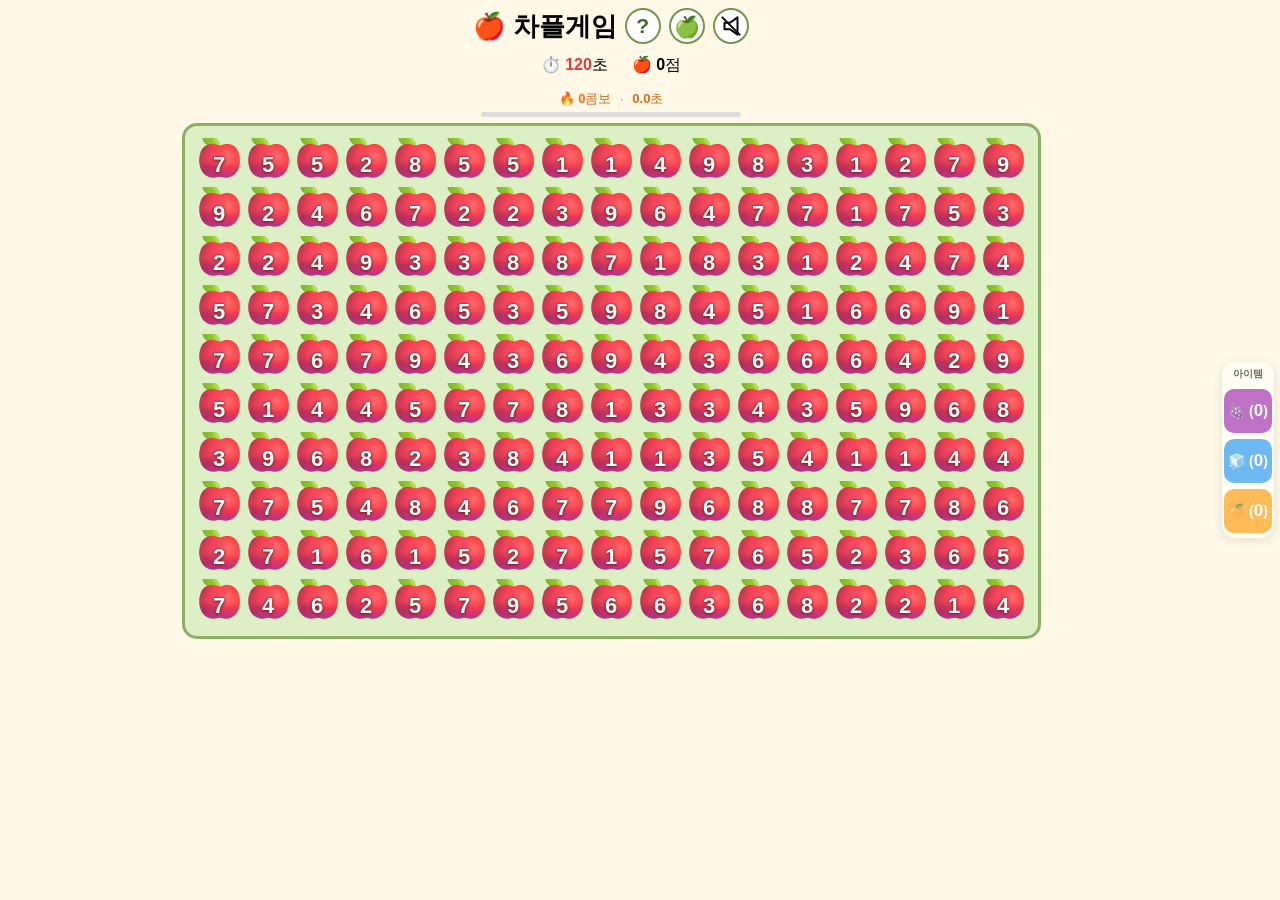
<file: index.html>
<!DOCTYPE html>
<html lang="ko">
<head>
<meta charset="UTF-8">
<meta name="viewport" content="width=device-width, initial-scale=1.0">

<title>차플게임</title>
<meta property="og:type" content="website">
<meta property="og:title" content="차플게임">
<meta property="og:url" content="https://bacycozina.github.io/chapple/">
<meta property="og:image" content="https://bacycozina.github.io/chapple/chapple-preview.png">
<meta property="og:image:width" content="1200">
<meta property="og:image:height" content="630">
<meta property="og:image:alt" content="기존 사과 그림을 사용한 차플게임 표지">
<meta name="twitter:card" content="summary_large_image">
<meta name="twitter:title" content="차플게임">
<meta name="twitter:image" content="https://bacycozina.github.io/chapple/chapple-preview.png">
<link rel="icon" type="image/png" href="./apple-icon.png">
<link rel="apple-touch-icon" href="./apple-icon.png">

<style>
* {
    box-sizing: border-box;
}

body {
    margin: 0;
    padding: 20px 10px 40px;
    font-family: Arial, sans-serif;
    background: #fff8e7;
    text-align: center;
    user-select: none;
}

h1 {
    margin: 0 0 12px;
}

/* =========================
   상단 정보
========================= */

#info {
    font-size: 18px;
    margin-bottom: 8px;
}

#timer {
    color: #e53935;
    font-weight: bold;
}

#score {
    font-weight: bold;
}

#combo {
    color: #ff6f00;
    font-weight: bold;
}

#multiplier {
    color: #1976d2;
    font-weight: bold;
}

#currentSum {
    color: #1976d2;
    font-weight: bold;
}

/* =========================
   파란 불꽃
========================= */

.blue-fire {
    display: inline-block;

    filter:
        hue-rotate(150deg)
        saturate(2.5)
        brightness(1.15);

    animation:
        blueFirePulse 0.65s
        infinite alternate;
}

@keyframes blueFirePulse {
    from {
        transform: scale(1);
    }

    to {
        transform: scale(1.2);
    }
}

/* =========================
   상태 메시지
========================= */

#status {
    height: 28px;
    margin-bottom: 7px;
    font-weight: bold;
    color: #555;
}

/* =========================
   콤보 게이지
========================= */

#comboBarContainer {
    width: 300px;
    height: 8px;

    margin:
        0 auto 12px;

    background: #ddd;

    border-radius: 20px;

    overflow: hidden;
}

#comboBar {
    width: 0%;
    height: 100%;

    background:
        linear-gradient(
            90deg,
            #ff9800,
            #ff5722
        );
}

/* =========================
   게임판
========================= */

#gameWrapper {
    position: relative;

    width: max-content;
    max-width: 100%;

    margin: auto;
}

#game {
    display: grid;

    grid-template-columns:
        repeat(17, 45px);

    grid-template-rows:
        repeat(10, 45px);

    gap: 4px;

    width: max-content;

    padding: 15px;

    background: #dcefc5;

    border:
        3px solid #8caf64;

    border-radius: 15px;

    cursor: crosshair;

    transition:
        box-shadow 0.2s,
        border-color 0.2s;
}

/* =========================
   사과
========================= */

.apple {
    position: relative;
    isolation: isolate;
    width: 45px;
    height: 45px;
    display: flex;
    align-items: center;
    justify-content: center;
    padding-top: 8px;
    border: none;
    border-radius: 0;
    background: transparent;
    color: white;
    font-size: 19px;
    font-weight: bold;
    text-shadow: 0 1px 3px #702020, 0 0 2px #702020;
    transition: transform 0.1s, filter 0.1s;
}
.apple::before {
    content: ""; background: url("[data-uri]") center / 110% 110% no-repeat;
    position: absolute;
    inset: 0;
    z-index: -1;
    display: flex;
    align-items: center;
    justify-content: center;
    font-family: "Apple Color Emoji", "Segoe UI Emoji", "Noto Color Emoji", sans-serif;
    font-size: 41px;
    font-weight: normal;
    line-height: 1;
    text-shadow: none;
    pointer-events: none;
}

.apple.selected {
    transform:
        scale(1.08);

    filter:
        brightness(1.35)
        drop-shadow(
            0 0 5px #ffeb3b
        );

    border-color:
        #ffeb3b;
}

.apple.removed {
    visibility: hidden;
    pointer-events: none;
}

/* =========================
   조합 힌트 과일
========================= */

.apple.hint {
    filter: drop-shadow(0 0 4px #ff9800);
}
.apple.hint::before {
    content: ""; background-image: url("[data-uri]");
}
.apple.hint.selected {
    filter: brightness(1.35) drop-shadow(0 0 5px #ffeb3b);
}

/* =========================
   드래그 선택 영역
========================= */

#selection {
    position: fixed;

    display: none;

    border:
        2px solid #2196f3;

    background:
        rgba(
            33,
            150,
            243,
            0.15
        );

    pointer-events: none;

    z-index: 1000;
}

/* =========================
   아이템
========================= */

#items {
    margin-top: 20px;
}

#items h3 {
    margin-bottom: 10px;
}

.itemButton {
    margin: 5px;

    min-width: 190px;

    padding:
        11px 16px;

    border: none;

    border-radius: 10px;

    color: white;

    font-size: 15px;
    font-weight: bold;

    cursor: pointer;

    transition:
        transform 0.1s,
        opacity 0.1s;
}

.itemButton:not(:disabled):hover {
    transform:
        translateY(-2px);
}

#boostItem {
    background:
        #9c27b0;
}

#freezeItem {
    background:
        #2196f3;
}

#hintItem {
    background:
        #ff9800;
}

.itemButton:disabled {
    background: #aaa;
    cursor: default;
    opacity: 0.65;
}

/* =========================
   게임 종료 화면
========================= */

#overlay {
    position: absolute;

    inset: 0;

    display: none;

    align-items: center;
    justify-content: center;

    background:
        rgba(
            255,
            255,
            255,
            0.93
        );

    border-radius: 15px;

    z-index: 500;
}

#overlayBox {
    background: white;

    padding:
        30px 45px;

    border:
        2px solid #ddd;

    border-radius: 15px;

    box-shadow:
        0 8px 30px
        rgba(0, 0, 0, 0.15);
}

#overlayTitle {
    margin:
        0 0 12px;

    font-size: 32px;
}

#finalScore {
    margin: 10px;

    color: #e53935;

    font-size: 28px;
    font-weight: bold;
}

#reward {
    min-height: 24px;

    margin-top: 12px;

    color: #ff6f00;

    font-size: 17px;
    font-weight: bold;
}

#restartButton {
    margin-top: 20px;

    padding:
        12px 30px;

    border: none;

    border-radius: 10px;

    background: #4caf50;

    color: white;

    font-size: 18px;
    font-weight: bold;

    cursor: pointer;
}

/* =========================
   ×2 부스트 효과
========================= */

body.comboBoost #game {
    border-color:
        #2196f3;

    box-shadow:
        0 0 20px
        rgba(
            33,
            150,
            243,
            0.75
        );
}

/* =========================
   시간 동결 효과
========================= */

body.freeze #timer {
    color: #2196f3;
}

body.freeze #game {
    box-shadow:
        0 0 18px
        rgba(
            33,
            150,
            243,
            0.35
        );
}

/* 작은 화면 스크롤 */

@media (
    max-width: 850px
) {

    #gameWrapper {
        overflow-x: auto;
    }

}

/* 플레이 방법 */
.titleRow { display: flex; align-items: center; justify-content: center; gap: 12px; margin-bottom: 12px; }
.titleRow h1 { margin: 0; }
#helpButton { width: 32px; height: 32px; border: 2px solid #73964d; border-radius: 50%; background: white; color: #43682d; font-size: 22px; font-weight: bold; cursor: pointer; }
#helpButton:hover { background: #eaf5df; }
#helpButton:focus-visible, #helpClose:focus-visible { outline: 3px solid #2196f3; outline-offset: 3px; }
.startTip { margin: 0 0 12px; color: #61734c; font-size: 14px; }
#helpDialog { width: min(560px, calc(100% - 28px)); max-height: 85vh; padding: 24px; border: 2px solid #9aba75; border-radius: 20px; background: #fffdf5; color: #35452d; text-align: left; user-select: text; box-shadow: 0 16px 60px #0003; }
#helpDialog::backdrop { background: #20321d88; }
#helpDialog h2 { margin: 0 0 8px; font-size: 24px; }
#helpDialog h3 { margin: 22px 0 8px; font-size: 17px; color: #537c34; }
#helpDialog p, #helpDialog li { line-height: 1.65; font-size: 15px; }
#helpDialog ul, #helpDialog ol { padding-left: 22px; margin: 8px 0; }
#helpDialog li + li { margin-top: 6px; }
#helpDialog table { width: 100%; border-collapse: collapse; font-size: 14px; }
#helpDialog th, #helpDialog td { padding: 9px; border-bottom: 1px solid #dce8cb; text-align: left; line-height: 1.5; }
.helpNote { background: #eef5e3; padding: 12px; border-radius: 10px; }
#helpClose { display: block; width: 100%; margin-top: 20px; padding: 12px; border: 0; border-radius: 12px; background: #557f39; color: white; font-size: 16px; font-weight: bold; cursor: pointer; }


/* Same 17 × 10 board, scaled to fit phones without horizontal scrolling. */
#game { touch-action: pinch-zoom; -webkit-user-select: none; }
#helpButton { min-width: 44px; min-height: 44px; }
.mobileTip { display: none; }
@media (max-width: 900px) {
    body { padding: 12px 8px 24px; }
    #gameWrapper { width: 100%; max-width: 865px; overflow: visible; }
    #game {
        --cell: min(45px, calc((100vw - 44px) / 17 - 2px));
        grid-template-columns: repeat(17, var(--cell));
        grid-template-rows: repeat(10, var(--cell));
        gap: 2px; width: 100%; padding: 10px; border-width: 2px;
    }
    .apple { width: var(--cell); height: var(--cell); font-size: clamp(10px, 2.5vw, 19px); padding-top: calc(var(--cell) * .16); }
    .apple::before { font-size: calc(var(--cell) * .95); }
    #info { font-size: 14px; line-height: 1.9; }
    #status { height: auto; min-height: 28px; font-size: 14px; }
    #comboBarContainer { width: min(300px, 85%); }
    #items { margin-top: 12px; }
    .itemButton { min-width: 0; min-height: 44px; padding: 10px; font-size: 13px; }
    #overlayBox { padding: 16px; max-width: 95%; }
    #overlayTitle { font-size: 23px; }
    #finalScore { font-size: 22px; }
    #reward { font-size: 14px; }
    #restartButton { margin-top: 10px; padding: 10px 24px; }
    .mobileTip { display: block; color: #61734c; font-size: 12px; margin: 8px 0; }
}

[hidden] { display: none !important; }
#personalRecord { margin: 6px 0; color: #876620; font-size: 15px; }
#recordNotice { color: #c35a00; font-weight: bold; }
#giftNotice { color: #82509b; font-size: 13px; margin: 5px auto; max-width: 800px; }
#timeWarning { color: #df202f; display: inline-block; font-size: 26px; animation: dangerPulse .65s infinite alternate; }
.timeUrgent #timer { color: #d21626; }
@keyframes dangerPulse { to { transform: scale(1.18); opacity: .55; } }
#effects { width: min(360px,95%); margin: 0 auto 12px; }
.effectRow { display:flex; flex-wrap:wrap; justify-content:space-between; gap:4px; margin:7px 0; font-size:13px; color:#9c27b0; }
.effectTrack { width:100%; height:5px; background:#e4dfda; border-radius:8px; overflow:hidden; }
.effectFill { height:100%; background:currentColor; }
.comboEffect { color:#1976d2; } .freezeEffect { color:#098bab; } .hintEffect { color:#dc8109; }
#hintFloat { position:absolute; right:8px; top:-28px; z-index:2; font-size:26px; pointer-events:none; animation:floatFruit 1.5s ease-in-out infinite alternate; }
@keyframes floatFruit { to { transform:translateY(-8px) rotate(12deg); } }
@media(prefers-reduced-motion:reduce) { #hintFloat,#timeWarning { animation:none; } }

/* Compact item dock stays within easy reach without covering the board. */
body { padding-right: 68px; }
#items { position: fixed; right: 6px; top: 50%; transform: translateY(-50%); z-index: 600; margin: 0; display: flex; flex-direction: column; gap: 6px; width: 52px; padding: 5px 2px; border-radius: 14px; background: #fffdf4eF; box-shadow: 0 2px 10px #39542525; }
#items .itemDockTitle { margin: 0 0 2px; font-size: 10px; color: #65764e; }
#items .itemButton { width: 48px; min-width: 0; min-height: 44px; margin: 0; padding: 5px 1px; font-size: 14px; border-radius: 10px; }
@media(max-width:900px) {
    body { padding-right: 68px; }
    #game { --cell: min(45px, calc((100vw - 104px) / 17 - 2px)); }
}

/* Touch gestures beginning inside the board belong only to the game. */
#gameWrapper, #game, #game .apple {
    touch-action: pinch-zoom;
    overscroll-behavior: none;
    -webkit-touch-callout: none;
}


/* Keep the board anchored while timed effects and rewards change. */
#effects { min-height: 144px; margin: 12px auto 0; }
#effects .effectRow { height: 29px; margin: 7px 0; }
#effects .effectRow[hidden] { display: flex !important; visibility: hidden; }
#status { height: 28px; min-height: 28px; white-space: nowrap; overflow: hidden; text-overflow: ellipsis; line-height: 28px; }
#personalRecord { height: 42px; line-height: 21px; overflow: hidden; }
#recordNotice { display: block; height: 21px; }
#info { font-variant-numeric: tabular-nums; line-height: 28px; }
#freezeBadge, #timeWarning { display: inline-block; width: 22px; height: 28px; vertical-align: middle; font-size: 21px; }
#freezeBadge[hidden], #timeWarning[hidden] { display: inline-block !important; visibility: hidden; }
#game { position: relative; isolation: isolate; background: linear-gradient(var(--danger-tint, transparent),var(--danger-tint, transparent)), #dcefc5; }
#game::before, #game::after { content: ""; position: absolute; inset: 0; border-radius: 12px; pointer-events: none; z-index: -1; }
.timeUrgent #game::before { animation: urgentBoard var(--danger-speed,1s) ease-in-out infinite alternate; }
@keyframes urgentBoard { from { box-shadow: inset 0 0 3px rgba(215,25,35,.12); } to { box-shadow: inset 0 0 23px rgba(215,25,35,var(--danger-glow,.5)), 0 0 9px rgba(215,25,35,.3); } }
#game.milestone::after { animation: milestoneFlash 1.1s ease-out; }
@keyframes milestoneFlash {
    0%,100% { background: transparent; transform: translateX(0); }
    15% { background: #57b44d99; transform: translateX(-2px); }
    30% { background: #57b44d77; transform: translateX(2px); }
    45% { background: #57b44d55; transform: translateX(-1px); }
    65% { background: #57b44d33; transform: translateX(0); }
}
#milestoneBadge { position: absolute; top: 8px; left: 50%; transform: translateX(-50%); z-index: 4; width: max-content; max-width: 95%; padding: 6px 12px; border-radius: 20px; background: #297934; color: white; font-size: 13px; font-weight: bold; pointer-events: none; box-shadow: 0 2px 8px #17432144; }
@media(prefers-reduced-motion:reduce) { .timeUrgent #game::before { animation: none; box-shadow: inset 0 0 15px #df293755; } #game.milestone::after { animation: none; background: #57b44d66; } }

/* Clearer numbers and explicit reward names without shifting the board. */
.apple { font-size: 22px; }
#milestoneBadge { white-space: normal; text-align: center; font-size: 14px; }
#giftNotice { font-size: 15px; font-weight: bold; }
#items .itemButton span { font-size: 17px; font-weight: 800; }
@media(max-width:900px) {
    .apple { font-size: clamp(11px, calc(var(--cell) * .7), 22px); }
    #milestoneBadge { font-size: 12px; }
}


.modePicker { margin: 6px auto 12px; max-width: 500px; }
.modePicker label { font-size: 13px; color: #537c34; font-weight: bold; margin-right: 6px; }
#gameMode { max-width: 100%; min-height: 44px; padding: 7px 10px; background: #fffdf5; color: #35452d; border: 1px solid #9aba75; border-radius: 10px; font-size: 14px; }
#gameMode:disabled { opacity: .75; }
#modeRule { min-height: 34px; margin: 5px 0 0; font-size: 12px; line-height: 17px; color: #61734c; }

#modeButton { min-width:44px; min-height:44px; border:2px solid #73964d; border-radius:12px; background:#fffdf5; color:#43682d; font-weight:bold; cursor:pointer; }
#modeDialog { width:min(470px,calc(100% - 28px)); max-height:85vh; padding:22px; border:2px solid #9aba75; border-radius:20px; background:#fffdf5; color:#35452d; text-align:left; }
#modeDialog::backdrop { background:#20321d88; }
#modeDialog h2 { margin-top:0; }
#modeDialog p { line-height:1.6; font-size:14px; }
#modeDialog .modeNote { font-size:12px; color:#61734c; }
#modeStart,#modeClose { min-height:44px; padding:10px 14px; border:0; border-radius:10px; cursor:pointer; margin-top:8px; }
#modeStart { background:#557f39; color:white; font-weight:bold; }
#modeClose { background:#e8eedf; color:#35452d; }
#practiceSum { display:none; font-size:18px; color:#537c34; margin:10px 0; }
.beginnerMode #practiceSum { display:block; }
.beginnerMode #info,.beginnerMode #personalRecord,.beginnerMode #comboBarContainer,
.beginnerMode #items,.beginnerMode #effects,.beginnerMode #giftNotice { display:none; }

#refillNotice { position:absolute; inset:0; display:flex; flex-direction:column; gap:10px; align-items:center; justify-content:center; z-index:450; background:#f5ffe9dd; border-radius:15px; color:#375f24; pointer-events:none; animation:refillNoticeIn .3s ease-out; }
#refillNotice strong { font-size:clamp(15px,3vw,24px); }
#refillNotice span { font-size:clamp(14px,2.5vw,20px); }
@keyframes refillNoticeIn { from { opacity:0; transform:translateY(12px); } to { opacity:1; transform:translateY(0); } }
#game.refillOut .apple { opacity:.18; transition:opacity .35s; }
#game.refillIn .apple { animation:appleArrival .45s ease-out both; animation-delay:var(--arrival-delay,0ms); }
#gameWrapper:has(.refillIn) #refillNotice { animation:refillNoticeAway .4s ease-in forwards; }
@keyframes refillNoticeAway { to { opacity:0; transform:translateY(-12px); } }
@keyframes appleArrival { from { opacity:0; transform:translateY(-9px) scale(.85); } to { opacity:1; transform:translateY(0) scale(1); } }
@media(prefers-reduced-motion:reduce) {
    #refillNotice,#gameWrapper:has(.refillIn) #refillNotice { animation:none; }
    #gameWrapper:has(.refillIn) #refillNotice { opacity:0; }
    #game.refillIn .apple { animation:none; }
}
#modeButton { width: 44px; height: 44px; padding: 0; border: 2px solid #73964d; border-radius: 50%; background: white; font-size: 23px; line-height: 1; display: inline-flex; align-items: center; justify-content: center; }
#modeButton:hover { background: #eaf5df; }

.modePlayRow { display: flex; gap: 8px; align-items: center; margin-top: 6px; }
.modePlayRow #gameMode { flex: 1; min-width: 0; }
.modePlayRow #modeStart { margin: 0; flex: none; min-height: 44px; white-space: nowrap; }

#darkMask { display:none; position:absolute; inset:0; z-index:3; pointer-events:none; border-radius:15px; background:#080909; }
.darkMode #darkMask { display:block; }
.darkMode #darkMask.lit { background:radial-gradient(circle var(--light-radius,85px) at var(--light-x,-1000px) var(--light-y,-1000px), rgba(0,0,0,.02) 0%, rgba(0,0,0,.12) 27%, rgba(0,0,0,.48) 57%, rgba(0,0,0,.83) 82%, #080909 100%); }

.modeCard { display:flex; align-items:center; gap:14px; border-bottom:1px solid #dce8cb; padding:12px 0; }
.modeCard > div { flex:1; min-width:0; }
#modeDialog .modeCard h3 { margin:0 0 5px; font-size:16px; }
#modeDialog .modeCard p { margin:0; font-size:13px; }
.modePlay { flex:none; min-height:44px; padding:10px 12px; border:0; border-radius:10px; color:white; background:#557f39; font-weight:bold; cursor:pointer; }
.modePlay:focus-visible { outline:3px solid #2196f3; outline-offset:2px; }

#augmentDialog {width:min(680px,94vw);max-height:88dvh;overflow:auto;border:0;border-radius:22px;padding:22px;background:#fffdf6;color:#263b2b;}
#augmentDialog::backdrop {background:#10241bd9;}
.augChoices {display:grid;grid-template-columns:repeat(3,1fr);gap:12px;}
.augCard {display:flex;flex-direction:column;gap:12px;padding:18px 12px;border:2px solid;border-radius:16px;cursor:pointer;font:inherit;text-align:left;white-space:normal;line-height:1.5;min-width:0;}
.augCard strong {font-size:19px}.augCard small {font-weight:bold}.augCard span {font-size:14px}
.aug-bronze {background:#f7e7d8;color:#7a4829;border-color:#be8558;}
.aug-gold {background:#fff0b5;color:#71510b;border-color:#e3b736;}
.aug-diamond {background:#d9f6ff;color:#1c6179;border-color:#70cee9;}
.aug-prism {color:#352b63;border-color:#cba5ff;background:linear-gradient(120deg,#e7c8ff,#bbffe7,#ffdfed,#c6ddff);background-size:300% 300%;animation:aurora 4s ease infinite;box-shadow:0 0 16px #b79cff99;}
@keyframes aurora {50%{background-position:100% 100%;}}
#augmentBar {max-width:740px;margin:10px auto;text-align:left;font-size:13px;padding:10px;border-radius:12px;background:#fff;}
#augmentBar[hidden]{display:none}#augmentBar p {padding:8px;border-radius:8px;margin:6px 0;}
.apple.held {outline:3px solid #af70ff;background:#daccff;}
@media(max-width:520px){.augChoices{grid-template-columns:1fr}.augCard{gap:5px;padding:12px}.augCard strong{font-size:17px}#augmentDialog{padding:16px}}



























/* CATALOG STYLES START */
#augmentDialog h2:focus{outline:none}.augCard:focus-visible{outline:2px solid #557f39;outline-offset:3px}
#augmentBar {display:flex;justify-content:center;gap:10px;background:transparent;padding:4px;margin:10px auto;}
.augmentNavButton {display:flex;align-items:center;gap:8px;min-height:44px;padding:8px 12px;border:1px solid #d5dfc6;border-radius:12px;background:#fffdf6;color:#466831;cursor:pointer;font:inherit;}
.augmentNavIcon {display:inline-flex;align-items:center;justify-content:center;width:28px;height:28px;border:2px solid #557f39;border-radius:50%;background:#fff9db;font-size:20px;font-weight:bold;}
#augmentCatalog {box-sizing:border-box;width:96vw;max-width:1800px;max-height:94dvh;overflow:auto;padding:18px;border:0;border-radius:18px;background:#fffdf6;color:#263b2b;}
#augmentCatalog::backdrop{background:#10241bd9}#augmentCatalog h2{margin:0 70px 8px 0;font-size:22px;text-align:left}
#catalogClose{position:absolute;right:18px;top:14px;min-height:36px;padding:5px 18px;border:0;border-radius:10px;background:#557f39;color:white;cursor:pointer}
#catalogOwned{text-align:left;font-size:13px;margin:8px 0 12px;line-height:1.5}
.catalogTableWrap{display:grid;grid-template-columns:repeat(4,minmax(0,1fr));gap:10px;align-items:start}
#augmentCatalog caption{font-size:15px;font-weight:bold;padding:8px;border-radius:8px 8px 0 0;text-align:center;}
#augmentCatalog table{border-collapse:collapse;table-layout:fixed;width:100%;font-size:12px;text-align:left;line-height:1.35}
#augmentCatalog th,#augmentCatalog td{padding:4px 6px;border:1px solid #dddcd0;overflow-wrap:anywhere;vertical-align:top}
#augmentCatalog thead th:first-child{width:33%}#augmentCatalog thead th{background:#e5eddb}
#augmentCatalog small{font-size:10px;font-weight:normal}.catalogReason{display:block;color:#76573a;margin-top:5px}
#augmentCatalog .catalogHas td{background:#edf8e7}#augmentCatalog .catalogHas small{font-weight:bold;color:#236125}
@media(min-width:1100px) and (min-height:800px){#augmentCatalog table{font-size:13px}#augmentCatalog th,#augmentCatalog td{padding:6px}}
@media(max-width:900px){#augmentCatalog{width:94vw}.catalogTableWrap{grid-template-columns:1fr}#augmentCatalog table{font-size:13px}#augmentCatalog th,#augmentCatalog td{padding:9px}}
/* CATALOG STYLES END */

/* COMPACT PLAY LAYOUT START */
body {padding:8px 68px 8px 10px;}
.titleRow {gap:8px;margin-bottom:3px;}
.titleRow h1 {font-size:26px;line-height:36px;}
#modeRule {display:none !important;}
#info {font-size:16px;line-height:26px;margin-bottom:0;}
#personalRecord {height:20px;line-height:20px;font-size:12px;margin:0;}
#recordNotice {display:inline;height:auto;margin-left:6px;}
#status {height:21px;min-height:21px;line-height:21px;font-size:12px;margin:0 0 3px;}
#comboBarContainer {height:6px;margin:0 auto 5px;}
#scoreboardSlot {position:relative;height:28px;}
#info {height:100%;}
#practiceSum {position:absolute;inset:0;margin:0;font-size:15px;align-items:center;justify-content:center;gap:5px;}
.beginnerMode #practiceSum {display:flex;}
.beginnerMode #info,.beginnerMode #personalRecord,.beginnerMode #comboBarContainer {display:block;visibility:hidden;}
#effects {display:grid;grid-template-columns:repeat(4,minmax(0,1fr));gap:4px 10px;width:min(740px,100%);min-height:32px;margin:4px auto 0;}
#effects .effectRow {height:28px;margin:0;font-size:11px;line-height:14px;gap:1px 3px;}
#effects .effectTrack {height:3px;}
#giftNotice {height:20px;line-height:20px;white-space:nowrap;overflow:hidden;text-overflow:ellipsis;margin:2px auto 0;font-size:12px;}
#augmentBar {margin:4px auto;padding:0;gap:8px;}
.augmentNavButton {padding:3px 10px;min-height:38px;font-size:12px;}
.augmentNavIcon {width:26px;height:26px;font-size:18px;}
#modeClose {display:block;margin:10px 0 0 auto;}
#modeDialog .modePlay,#modeClose {width:64px;padding:10px 8px;}
#modeDialog {padding:18px;}
#modeDialog h2 {margin:0 0 6px;font-size:22px;}
#modeDialog .modeCard {padding:9px 0;}
@media(min-width:901px){
 #helpButton,#modeButton {width:36px;height:36px;min-width:36px;min-height:36px;font-size:21px;}
 #game {--compact-cell:clamp(26px,calc((100dvh - 290px)/10 - 4px),45px);grid-template-columns:repeat(17,var(--compact-cell));grid-template-rows:repeat(10,var(--compact-cell));padding:12px;}
 #game .apple {width:var(--compact-cell);height:var(--compact-cell);font-size:clamp(16px,calc(var(--compact-cell)*.49),22px);padding-top:calc(var(--compact-cell)*.1778);}
}
@media(max-width:900px){
 body {padding:6px 68px 8px 8px;}
 .titleRow h1 {font-size:23px;}
 #info {font-size:12px;line-height:24px;}
 #scoreboardSlot {height:52px;}
 #effects {grid-template-columns:repeat(2,minmax(0,1fr));min-height:60px;}
 .augmentNavButton {min-height:44px;padding:4px 6px;gap:5px;font-size:11px;}
 #freezeBadge,#timeWarning {width:17px;font-size:17px;}
}
@media(max-width:420px){#scoreboardSlot {height:72px;}}
/* COMPACT PLAY LAYOUT END */

/* RESULTS AND MINIMAL HUD */
#personalRecord,#status,#practiceSum {display:none !important;}
#scoreboardSlot {height:36px;margin:0 0 5px;}
#info {display:flex;align-items:center;justify-content:center;gap:24px;font-size:16px;line-height:28px;}
.beginnerMode #info {display:flex;visibility:hidden;}
#freezeBadge[hidden],#timeWarning[hidden] {display:none !important;}
#targetSumBadge {font-size:12px;}
#soundButton {position:static;flex:none;width:36px;height:36px;padding:0;border:2px solid #73964d;border-radius:50%;background:white;font-size:21px;cursor:pointer;display:inline-flex;align-items:center;justify-content:center;}
@media(max-width:900px){#soundButton{width:44px;height:44px;}}
@media(max-width:360px){.titleRow{gap:5px}.titleRow h1{font-size:20px;white-space:nowrap}.titleRow #helpButton,.titleRow #modeButton,.titleRow #soundButton{width:36px;height:36px;min-width:36px;min-height:36px;flex:none;}}
#overlay {position:fixed;inset:0;width:auto;height:auto;max-width:none;z-index:1000;padding:12px;background:#20321dbb;border-radius:0;touch-action:auto;}
#overlayBox {width:440px;max-width:100%;max-height:92dvh;overflow:auto;overscroll-behavior:contain;padding:22px 26px;touch-action:pan-y pinch-zoom;}
#overlayTitle {font-size:25px;margin:0 0 8px;}#finalScore {font-size:32px;margin:6px;}#reward{display:none;}
#resultsTable {width:100%;border-collapse:collapse;font-size:14px;text-align:left;margin-top:12px;}
#resultsTable caption {font-size:16px;font-weight:bold;padding:6px;color:#42662c;}
#resultsTable th,#resultsTable td {padding:7px 4px;border-bottom:1px solid #e5ecd9;}#resultsTable th{font-weight:normal;color:#65764e;}#resultsTable td{text-align:right;font-weight:bold;}
#resultAbilities {font-size:12px;text-align:left;}#resultAbilities p{margin:12px 0 7px;font-weight:bold;}#resultAbilities span{display:inline-block;padding:5px 8px;border-radius:9px;margin:0 4px 5px 0;}
#restartButton {margin-top:14px;min-height:44px;}
@media(max-width:600px){#info{font-size:14px;gap:12px;}#overlayBox{padding:16px;}#targetSumBadge{font-size:10px;}}

#comboHud {height:22px;line-height:22px;margin:0;font-size:13px;color:#d56b16;font-variant-numeric:tabular-nums;}
.comboDivider {margin:0 5px;color:#8d997e;}
#comboBarContainer {display:block;height:5px;margin:2px auto 6px;width:min(260px,80%);}
.beginnerMode #comboHud,.beginnerMode #comboBarContainer {visibility:hidden;}

#selectionSumHud {white-space:nowrap;color:#1976d2;font-size:13px;}
@media(max-width:360px){#info{gap:8px;font-size:13px}#selectionSumHud{font-size:12px}}

/* Visible permanent augment effects, overlaid without moving hit boxes. */
#augmentBurst {position:absolute;inset:0;pointer-events:none;z-index:7;overflow:hidden;border-radius:14px;}
.harvestSpark {position:absolute;display:flex;align-items:center;justify-content:center;font-size:32px;color:#ffe05b;text-shadow:0 0 8px #aa661f;}
.harvestSpark.diamond {color:#b7f3ff;text-shadow:0 0 9px #2c76ec;}
.augmentToast {position:absolute;left:50%;bottom:10px;transform:translateX(-50%);max-width:94%;width:max-content;padding:6px 12px;border-radius:20px;color:#583e0b;background:#fff1ac;box-shadow:0 2px 9px #15302544;font-size:13px;font-weight:bold;text-align:center;}
.augmentToast.diamond {background:#dcf8ff;color:#195678;}
.apple[data-traits]:not([data-traits=""])::after {content:attr(data-traits);position:absolute;top:-3px;right:-1px;font-size:clamp(8px,1.2vw,12px);line-height:1;z-index:2;text-shadow:0 0 3px white;pointer-events:none;}
@media(max-width:600px){.augmentToast{font-size:10px;padding:4px 8px}.harvestSpark{font-size:20px}}
@media(prefers-reduced-motion:reduce){.harvestSpark{display:none}}

#augmentBar{flex-wrap:wrap}#bombChainToggle{font-size:11px;min-height:38px;}
#augmentBar::after {content:attr(data-auto);font-size:11px;color:#537d36;}
#autoAugmentEnable {margin-top:12px;padding:9px 18px;border:0;border-radius:18px;background:#367f46;color:white;font-weight:bold;cursor:pointer;}
</style>
</head>


<body>

<div class="titleRow">
    <h1>🍎 차플게임</h1>
    <button id="helpButton" type="button" aria-label="플레이 방법과 규칙 보기" aria-haspopup="dialog" aria-controls="helpDialog">?</button>
    <button id="modeButton" type="button" aria-label="모드 선택" title="모드 선택" aria-haspopup="dialog" aria-controls="modeDialog">🍏</button>
</div>

<dialog id="helpDialog" aria-labelledby="helpTitle">
    <h2 id="helpTitle" tabindex="-1" autofocus>🍎 플레이 방법</h2>
    <p>🖱️ 손가락이나 마우스로 드래그해서 <strong>클래식·차단막·차근차근 연습모드는 합 10</strong>, <strong>차곡차곡 모드는 합 10·20·30…</strong>을 만들어주세요.</p>
    <p>🔥 <strong>10콤보</strong> 달성 시 부스트 발동!</p>
    <p>⏱️ <strong>100점마다 20초</strong>가 추가돼요!</p>
    <p>🎁 <strong>100점마다 아이템 1개</strong> 즉시 지급!</p>
    <p>🍎 조합이 없으면 새 사과판! <strong>시간이 끝날 때까지</strong> 계속해요.</p>
    <p>🌱 차근차근 연습모드는 시간·점수·콤보·아이템 없이 연습해요.</p>
    <h3>🎒 아이템</h3>
    <p>🍇 <strong>점수 부스트:</strong> 10초 동안 점수 ×1.5!</p>
    <p>🧊 <strong>시간 동결:</strong> 10초 동안 게임 시간이 멈춰요. 콤보 시간은 계속 흘러요.</p>
    <p>🍊 <strong>조합 힌트:</strong> 10초 동안 현재 모드에서 지울 수 있는 조합의 사과를 🍊로 표시해요.</p>
    <button id="helpClose" type="button">알겠어요</button>
</dialog>


<p id="modeRule" hidden></p>
<dialog id="modeDialog" aria-labelledby="modeTitle">
<h2 id="modeTitle" tabindex="-1" autofocus>🎮 모드 선택</h2>
<div class="modeCard"><div><h3>🍎 클래식</h3><p>합 10을 만들어요. 시간제한, 점수와 콤보에 도전해요.</p></div><button type="button" class="modePlay" data-mode="classic" aria-label="클래식 플레이">플레이</button></div>
<div class="modeCard"><div><h3>🔢 차곡차곡</h3><p>합이 10·20·30…이면 지워져요. 크게 묶어 높은 점수를 노려보세요.</p></div><button type="button" class="modePlay" data-mode="multiples" aria-label="차곡차곡 플레이">플레이</button></div>
<div class="modeCard"><div><h3>🔦 차단막</h3><p>마우스 주변 약 9칸만 동그랗게 보여요. 모바일은 마지막으로 누른 곳을 계속 비춰요. 합 10을 찾아보세요!</p></div><button type="button" class="modePlay" data-mode="dark" aria-label="차단막 플레이">플레이</button></div>
<div class="modeCard"><div><h3>🌱 차근차근 연습모드</h3><p>시간제한과 점수 없이 합 10을 연습해요. 콤보와 아이템 없이 천천히 즐겨요.</p></div><button type="button" class="modePlay" data-mode="beginner" aria-label="차근차근 연습모드 플레이">플레이</button></div>
<div class="modeCard"><div><h3>✨ 차별적인 능력</h3><p>새 판마다 능력을 선택해요. 얻은 능력은 한 판 동안 유지돼요.</p></div><button type="button" class="modePlay" data-mode="augment" aria-label="차별적인 능력 플레이">플레이</button></div>
<button id="modeClose" type="button">닫기</button>
</dialog>
<div id="scoreboardSlot">
<div id="practiceSum">선택 합 <strong id="practiceSumValue">0</strong> / 10</div>
<div id="info"><span class="hudTime">⏱️ <span id="freezeBadge" hidden aria-label="시간 동결 중">🧊</span><span id="timeWarning" hidden role="status" aria-label="남은 시간 10초 이하">⚠</span><span id="timer">120</span>초</span><span class="hudScore">🍎 <span id="score">0</span>점</span><span hidden><span id="boostIcon"></span><span id="multiplier">×1</span></span><span id="selectionSumHud" hidden>합 <strong id="currentSum">0</strong></span></div>


</div>
<div id="personalRecord">🏆 내 최고기록 <strong id="bestScore">0</strong>점 <span id="recordNotice" role="status"></span></div>
<div id="status">
    사과판을 터치하거나 클릭하면 시작합니다!
</div>


<div id="comboHud">🔥 <strong id="combo">0</strong>콤보 <span class="comboDivider">·</span> <strong id="comboRemaining">0.0</strong>초</div>
<div id="comboBarContainer">

    <div id="comboBar">
    </div>

</div>


<div id="gameWrapper"><div id="darkMask" aria-hidden="true"></div><div id="refillNotice" hidden role="status"><strong>더 이상 할 게 없습니다!</strong><span>다시 채울게요! 🍎</span></div><div id="milestoneBadge" hidden role="status"></div><div id="hintFloat" hidden aria-hidden="true">🍊</div>

    <div id="game">
    </div>


    <div id="overlay">

        <div id="overlayBox">

            <h2 id="overlayTitle">
                게임 종료
            </h2>

            <div>
                최종 점수
            </div>

            <div id="finalScore">
                0점
            </div>

            <div id="reward">
            </div>

            <button id="restartButton">
                다시하기
            </button>

        </div>

    </div>

</div>


<div id="effects" aria-label="효과 남은 시간"><div id="comboEffect" class="effectRow comboEffect" hidden><span>🔥 콤보 ×2</span><strong class="effectSeconds"></strong><div class="effectTrack"><div class="effectFill"></div></div></div><div id="boostEffect" class="effectRow boostEffect" hidden><span>🍇 점수 ×1.5</span><strong class="effectSeconds"></strong><div class="effectTrack"><div class="effectFill"></div></div></div><div id="freezeEffect" class="effectRow freezeEffect" hidden><span>🧊 시간 동결</span><strong class="effectSeconds"></strong><div class="effectTrack"><div class="effectFill"></div></div></div><div id="hintEffect" class="effectRow hintEffect" hidden><span>🍊 조합 연결</span><strong class="effectSeconds"></strong><div class="effectTrack"><div class="effectFill"></div></div></div></div>
<div id="giftNotice" role="status"></div>

<div id="items">

    <h3 class="itemDockTitle">아이템</h3>


    <button
        id="boostItem" aria-label="점수 1.5배, 10초" title="점수 1.5배, 10초"
        class="itemButton"
    >
        🍇
        (<span id="boostCount">0</span>)
    </button>


    <button
        id="freezeItem" aria-label="시간 동결, 10초" title="시간 동결, 10초"
        class="itemButton"
    >
        🧊
        (<span id="freezeCount">0</span>)
    </button>


    <button
        id="hintItem" aria-label="조합 힌트, 10초" title="조합 힌트, 10초"
        class="itemButton"
    >
        🍊
        (<span id="hintCount">0</span>)
    </button>

</div>


<div id="selection">
</div>


<script>

/* =========================================
   HTML 요소
========================================= */

const game =
    document.getElementById(
        "game"
    );

const selection =
    document.getElementById(
        "selection"
    );

const timerText =
    document.getElementById(
        "timer"
    );

const scoreText =
    document.getElementById(
        "score"
    );

const comboText =
    document.getElementById(
        "combo"
    );

const multiplierText =
    document.getElementById(
        "multiplier"
    );

const boostIcon =
    document.getElementById(
        "boostIcon"
    );

const currentSumText =
    document.getElementById(
        "currentSum"
    );

const statusText =
    document.getElementById(
        "status"
    );

const comboBar =
    document.getElementById(
        "comboBar"
    );

const overlay =
    document.getElementById(
        "overlay"
    );

const overlayTitle =
    document.getElementById(
        "overlayTitle"
    );

const finalScore =
    document.getElementById(
        "finalScore"
    );

const reward =
    document.getElementById(
        "reward"
    );

const restartButton =
    document.getElementById(
        "restartButton"
    );

const boostItem =
    document.getElementById(
        "boostItem"
    );

const freezeItem =
    document.getElementById(
        "freezeItem"
    );

const hintItem =
    document.getElementById(
        "hintItem"
    );

const boostCountText =
    document.getElementById(
        "boostCount"
    );

const freezeCountText =
    document.getElementById(
        "freezeCount"
    );

const hintCountText =
    document.getElementById(
        "hintCount"
    );


/* =========================================
   기본 설정
========================================= */

const ROWS = 10;
const COLS = 17;

const START_TIME = 120;

// Time allowed after the current combo: 1–10, 11–20, then fixed.
function getComboLimit(currentCombo = combo) {
    if (currentCombo <= 10) {
        return Math.max(3000, 10000 - Math.max(0, currentCombo - 1) * 1000);
    }
    if (currentCombo <= 20) {
        return 5000 - (currentCombo - 11) * (2000 / 9);
    }
    return 3000;
}

const COMBO_BOOST_TIME =
    10000;

const ITEM_TIME =
    10000;


/* =========================================
   게임 상태
========================================= */

const MODE_KEY = "chapple-mode";
const MODE_NAMES = {
    augment: "✨ 차별적인 능력 · 합 10과 증강",
    classic: "🍎 클래식 · 합 10",
    multiples: "🔢 차곡차곡 · 합 10·20·30…",
    dark: "🔦 차단막 · 빛을 따라 합 10 찾기",
    beginner: "🌱 차근차근 연습모드 · 시간과 점수 없이 합 10 연습"
};
let gameMode = "classic";
try {
    const savedMode = localStorage.getItem(MODE_KEY);
    if (Object.hasOwn(MODE_NAMES, savedMode)) gameMode = savedMode;
} catch {}
function isValidSum(sum) {
    return sum > 0 && (gameMode === "multiples" ? sum % 10 === 0 : sum === 10);
}
function recordKey() {
    return gameMode === "dark" ? "chapple-best-score-dark" : gameMode === "multiples" ? "chapple-best-score-multiples" : "chapple-best-score";
}
function readBestScore() {
    try {
        const saved = Number(localStorage.getItem(recordKey()));
        return Number.isFinite(saved) && saved > 0 ? saved : 0;
    } catch { return 0; }
}
let bestScore = readBestScore();
let runStartBest = bestScore;
let recordAnnounced = false;
let refilling = false;
let refillStarted = 0;
let refillVersion = 0;
let apples = [];

let dragging = false;
let activePointerId = null;

let startX = 0;
let startY = 0;

let score = 0;

let timeLeft =
    START_TIME;

let playing = false;

let timerStarted = false;

let timerInterval = null;


/* 콤보 */

let combo = 0;

let lastSuccessTime = 0;


/* 10콤보 ×2 */

let comboBoostActive =
    false;

let comboBoostEnd = 0;


/* ×1.5 아이템 */

let itemBoostActive =
    false;

let itemBoostEnd = 0;


/* 시간 동결 */

let freezeActive =
    false;

let freezeEnd = 0;


/* 조합 연결 */

let hintActive =
    false;

let hintEnd = 0;


/* 100점 보너스 */

let nextTimeBonus =
    100;


/* 아이템 보유량 */

const INVENTORY_KEY = "chapple-items-v1";
function loadInventory() {
    try {
        const saved = JSON.parse(localStorage.getItem(INVENTORY_KEY));
        if (!saved || typeof saved !== "object") return {};
        const result = {};
        for (const key of ["boost", "freeze", "hint"]) {
            const value = saved[key];
            result[key] = Number.isSafeInteger(value) && value >= 0 ? value : 0;
        }
        return result;
    } catch { return {}; }
}
const savedInventory = loadInventory();
let boostCount = savedInventory.boost || 0;
let freezeCount = savedInventory.freeze || 0;
let hintCount = savedInventory.hint || 0;
function saveInventory() {
    try {
        localStorage.setItem(INVENTORY_KEY, JSON.stringify({
            boost: boostCount, freeze: freezeCount, hint: hintCount
        }));
    } catch {
        // Private browsing or unavailable storage must not interrupt play.
    }
}


/* =========================================
   새 게임
========================================= */

function startGame() {
    document.getElementById("modeRule").textContent = MODE_NAMES[gameMode];
    document.getElementById("modeRule").hidden = gameMode === "classic";
    document.body.classList.toggle("darkMode", gameMode === "dark");
    hideSpotlight();
    refillVersion++;
    refilling = false;
    game.classList.remove("refillOut", "refillIn");
    document.getElementById("refillNotice").hidden = true;
    document.body.classList.toggle("beginnerMode", gameMode === "beginner");

    clearInterval(
        timerInterval
    );

    timerInterval = null;

    game.innerHTML = "";

    apples = [];

    score = 0;

    timeLeft =
        START_TIME;

    combo = 0;

    lastSuccessTime = 0;

    nextTimeBonus = 100;

    comboBoostActive =
        false;

    itemBoostActive =
        false;

    freezeActive =
        false;

    hintActive =
        false;

    playing = true;

    timerStarted = false;

    dragging = false;


    scoreText.textContent =
        "0";

    timerText.textContent =
        START_TIME;

    comboText.textContent =
        "0";

    currentSumText.textContent =
        "0";

    multiplierText.textContent =
        "×1";

    boostIcon.innerHTML =
        "";

    comboBar.style.width =
        "0%";

    statusText.textContent =
        "사과판을 터치하거나 클릭하면 시작합니다!";

    overlay.style.display =
        "none";

    selection.style.display =
        "none";

    document.body.classList.remove(
        "comboBoost",
        "freeze"
    );

    updateItems();


    buildBoard();
    recordAnnounced = false;
    runStartBest = bestScore;
    document.getElementById("recordNotice").textContent = "";
    document.getElementById("giftNotice").textContent = "";
    updateEffects();
}
function buildBoard() {
    cancelSelection();
    game.innerHTML = ""; apples = [];
    for (
        let i = 0;
        i < ROWS * COLS;
        i++
    ) {

        const apple =
            document.createElement(
                "div"
            );

        apple.className =
            "apple";

        const number =
            Math.floor(
                Math.random() * 9
            ) + 1;

        apple.textContent =
            number;

        apple.dataset.value =
            number;

        apple.dataset.row =
            Math.floor(
                i / COLS
            );

        apple.dataset.col =
            i % COLS;

        game.appendChild(
            apple
        );

        apples.push(
            apple
        );
    }



    if (!findValidRectangles().length) {
        apples[0].dataset.value = 1; apples[0].textContent = "1";
        apples[1].dataset.value = 9; apples[1].textContent = "9";
    }
    if (hintActive) showHints();
}


/* =========================================
   타이머 시작
========================================= */

function startTimer() {

    if (timerStarted) {
        return;
    }

    timerStarted = true;
    if (gameMode === "beginner") {
        statusText.textContent = "🌱 천천히 합 10을 찾아보세요!";
        return;
    }

    statusText.textContent =
        "게임 진행 중!";

    timerInterval =
        setInterval(
            function() {

                /*
                   동결 중이면
                   시간 감소 X
                */

                if (
                    !freezeActive && !refilling
                ) {

                    timeLeft--;
                }


                if (
                    timeLeft <= 0
                ) {

                    timeLeft = 0;

                    timerText.textContent =
                        "0";

                    endGame(
                        false
                    );

                    return;
                }


                timerText.textContent =
                    timeLeft;

            },

            1000
        );
}


/* =========================================
   현재 점수 배수
========================================= */

function getMultiplier() {

    let multiplier = 1;

    /*
       콤보 ×2
    */

    if (
        comboBoostActive
    ) {

        multiplier *= 2;
    }

    /*
       아이템 ×1.5
    */

    if (
        itemBoostActive
    ) {

        multiplier *= 1.5;
    }

    /*
       둘 다 켜지면
       2 × 1.5 = ×3
    */

    return multiplier;
}


/* =========================================
   배수 표시
========================================= */

function updateMultiplier() {

    const value =
        getMultiplier();

    multiplierText.textContent =
        "×" + value;


    /*
       콤보 ×2 활성화 중이면
       파란 불꽃 표시
    */

    if (
        comboBoostActive
    ) {

        boostIcon.innerHTML =
            '<span class="blue-fire">🔥</span>';

    } else {

        boostIcon.innerHTML =
            "";
    }
}


/* =========================================
   10콤보 ×2 발동
========================================= */

function activateComboBoost() {

    comboBoostActive =
        true;

    /*
       이미 부스트 중에
       또 10콤보를 달성하면
       다시 10초로 갱신
    */

    comboBoostEnd =
        Date.now()
        +
        COMBO_BOOST_TIME;

    document.body.classList.add(
        "comboBoost"
    );

    updateMultiplier();

    statusText.innerHTML =
        '<span class="blue-fire">🔥</span> ' +
        '10콤보! 10초 동안 점수 ×2!';
}


/* =========================================
   100점마다 +20초
========================================= */

function checkTimeBonus() {
    const gifts = [];
    while (score >= nextTimeBonus) {
        timeLeft += 20; nextTimeBonus += 100; gifts.push(giveReward());
    }
    if (gifts.length) {
        showMilestone(nextTimeBonus - 100, gifts);
        timerText.textContent = timeLeft; updateItems();
        document.getElementById("giftNotice").textContent = "🎁 " + gifts.join(" · ") + " / 시간 +" + gifts.length * 20 + "초!";
        statusText.textContent = "🎁 " + gifts.join(" · ");
    }
    updateRecord(); updateEffects();
}


/* =========================================
   아이템 표시
========================================= */

function updateItems() {

    saveInventory();

    boostCountText.textContent =
        boostCount;

    freezeCountText.textContent =
        freezeCount;

    hintCountText.textContent =
        hintCount;


    boostItem.disabled =
        (
            boostCount <= 0 ||
            !playing || refilling ||
            !timerStarted
        );

    freezeItem.disabled =
        (
            freezeCount <= 0 ||
            !playing || refilling ||
            !timerStarted
        );

    hintItem.disabled =
        (
            hintCount <= 0 ||
            !playing || refilling ||
            !timerStarted
        );
}


/* =========================================
   ×1.5 아이템
========================================= */

boostItem.addEventListener(
    "click",

    function() {

        if (
            boostCount <= 0 ||
            !playing || refilling ||
            !timerStarted
        ) {
            return;
        }


        boostCount--;


        itemBoostActive =
            true;

        /*
           다시 사용하면
           10초로 갱신
        */

        itemBoostEnd =
            Date.now()
            +
            ITEM_TIME;


        updateItems();

        updateMultiplier();


        statusText.textContent =
            "🍇 10초 동안 점수 ×1.5!";
    }
);


/* =========================================
   시간 동결 아이템
========================================= */

freezeItem.addEventListener(
    "click",

    function() {

        if (
            freezeCount <= 0 ||
            !playing || refilling ||
            !timerStarted
        ) {
            return;
        }


        freezeCount--;


        freezeActive =
            true;


        freezeEnd =
            Date.now()
            +
            ITEM_TIME;


        document.body.classList.add(
            "freeze"
        );


        updateItems();


        statusText.textContent =
            "❄️ 제한시간 10초 동결!";
    }
);


/* =========================================
   조합 연결 아이템
========================================= */

hintItem.addEventListener(
    "click",

    function() {

        if (
            hintCount <= 0 ||
            !playing || refilling ||
            !timerStarted
        ) {
            return;
        }


        hintCount--;


        hintActive =
            true;


        hintEnd =
            Date.now()
            +
            ITEM_TIME;


        updateItems();


        showHints();


        statusText.textContent =
            "🍊 현재 모드에서 지울 수 있는 조합을 표시합니다!";
    }
);


/* =========================================
   가능한 합 10 직사각형 찾기
========================================= */

function findValidRectangles() {

    /*
       현재 게임판 숫자

       제거된 칸은 0
    */

    const grid =
        Array.from(
            {
                length: ROWS
            },

            () =>
                Array(
                    COLS
                ).fill(0)
        );


    for (
        let r = 0;
        r < ROWS;
        r++
    ) {

        for (
            let c = 0;
            c < COLS;
            c++
        ) {

            const apple =
                apples[
                    r * COLS + c
                ];


            if (
                apple &&
                !apple.classList.contains(
                    "removed"
                )
            ) {

                grid[r][c] =
                    Number(
                        apple.dataset.value
                    );
            }
        }
    }


    /*
       2차원 누적합
    */

    const prefix =
        Array.from(
            {
                length:
                    ROWS + 1
            },

            () =>
                Array(
                    COLS + 1
                ).fill(0)
        );


    for (
        let r = 0;
        r < ROWS;
        r++
    ) {

        for (
            let c = 0;
            c < COLS;
            c++
        ) {

            prefix[
                r + 1
            ][
                c + 1
            ] =

                grid[r][c]

                +

                prefix[
                    r
                ][
                    c + 1
                ]

                +

                prefix[
                    r + 1
                ][
                    c
                ]

                -

                prefix[
                    r
                ][
                    c
                ];
        }
    }


    function rectangleSum(
        top,
        left,
        bottom,
        right
    ) {

        return (

            prefix[
                bottom + 1
            ][
                right + 1
            ]

            -

            prefix[
                top
            ][
                right + 1
            ]

            -

            prefix[
                bottom + 1
            ][
                left
            ]

            +

            prefix[
                top
            ][
                left
            ]
        );
    }


    const results = [];


    /*
       가능한 모든
       직사각형 검사
    */

    for (
        let top = 0;
        top < ROWS;
        top++
    ) {

        for (
            let bottom = top;
            bottom < ROWS;
            bottom++
        ) {

            for (
                let left = 0;
                left < COLS;
                left++
            ) {

                for (
                    let right = left;
                    right < COLS;
                    right++
                ) {

                    const sum =
                        rectangleSum(
                            top,
                            left,
                            bottom,
                            right
                        );


                    if (
                        isValidSum(sum)
                    ) {

                        results.push({

                            top:
                                top,

                            left:
                                left,

                            bottom:
                                bottom,

                            right:
                                right

                        });
                    }
                }
            }
        }
    }


    return results;
}


/* =========================================
   힌트 표시
========================================= */

function showHints() {

    /*
       기존 힌트 제거
    */

    apples.forEach(
        function(apple) {

            apple.classList.remove(
                "hint"
            );
        }
    );


    const rectangles =
        findValidRectangles();


    /*
       너무 많은 사과가
       전부 변하는 것을 막기 위해
       최대 3개 조합 표시
    */

    const count =
        Math.min(
            3,
            rectangles.length
        );


    for (
        let i = 0;
        i < count;
        i++
    ) {

        const rect =
            rectangles[i];


        for (
            let r = rect.top;
            r <= rect.bottom;
            r++
        ) {

            for (
                let c = rect.left;
                c <= rect.right;
                c++
            ) {

                const apple =
                    apples[
                        r * COLS + c
                    ];


                if (
                    apple &&
                    !apple.classList.contains(
                        "removed"
                    )
                ) {

                    apple.classList.add(
                        "hint"
                    );
                }
            }
        }
    }
}


/* =========================================
   클리어 확인
========================================= */

function checkClear() {
    if (playing && !refilling && !findValidRectangles().length) refillBoard();
}
function refillBoard() {
    refilling = true;
    refillStarted = Date.now();
    const version = ++refillVersion;
    cancelSelection();
    updateItems();
    document.getElementById("refillNotice").hidden = false;
    game.classList.add("refillOut");
    setTimeout(() => {
        if (version !== refillVersion || !playing) return;
        buildBoard();
        game.classList.remove("refillOut");
        apples.forEach((apple, i) => {
            apple.style.setProperty("--arrival-delay", (Math.floor(i / COLS) * 35) + "ms");
        });
        game.classList.add("refillIn");
        setTimeout(() => {
            if (version !== refillVersion || !playing) return;
            const paused = Date.now() - refillStarted;
            if (lastSuccessTime) lastSuccessTime += paused;
            if (comboBoostActive) comboBoostEnd += paused;
            if (itemBoostActive) itemBoostEnd += paused;
            if (freezeActive) freezeEnd += paused;
            if (hintActive) hintEnd += paused;
            refilling = false;
            game.classList.remove("refillIn");
            document.getElementById("refillNotice").hidden = true;
            statusText.textContent = "🍎 다시 채웠어요! 이어서 플레이하세요.";
            updateItems();
            updateEffects();
        }, 850);
    }, 1400);
}


/* =========================================
   클리어 아이템 지급
========================================= */

function giveReward() {

    const random =
        Math.floor(
            Math.random() * 3
        );


    if (
        random === 0
    ) {

        boostCount++;

        return (
            "🍇 점수 ×1.5 아이템 획득!"
        );
    }


    if (
        random === 1
    ) {

        freezeCount++;

        return (
            "❄️ 시간 동결 아이템 획득!"
        );
    }


    hintCount++;

    return (
        "🍊 조합 연결 아이템 획득!"
    );
}


/* =========================================
   게임 종료 / 클리어
========================================= */

function endGame() {
    if (gameMode === "beginner" || !playing || refilling || timeLeft > 0) return;
    playing = false; cancelSelection(); clearInterval(timerInterval); timerInterval = null;
    comboBar.style.width = "0%"; updateRecord();
    finalScore.textContent = formatScore(score) + "점";
    overlayTitle.textContent = recordAnnounced ? "🏆 신기록 달성!" : "⏰ 게임 종료!";
    reward.textContent = "최고기록 " + formatScore(bestScore) + "점";
    statusText.textContent = "시간 종료!";
    comboBoostActive = itemBoostActive = freezeActive = hintActive = false;
    document.body.classList.remove("comboBoost", "freeze");
    apples.forEach(a => a.classList.remove("hint"));
    updateMultiplier(); updateItems(); updateEffects();
    overlay.style.display = "flex";
}


/* =========================================
   점수 표시
========================================= */

function formatScore(
    value
) {

    /*
       1.5배 때문에
       .5 점이 생길 수 있음

       예:
       3점 × 1.5 = 4.5점
    */

    if (
        Number.isInteger(
            value
        )
    ) {

        return value;
    }


    return value.toFixed(1);
}


/* =========================================
   드래그 시작
========================================= */

game.addEventListener(
    "pointerdown",

    function(e) {

        if (!playing || refilling) {
            return;
        }


        if (
            e.button !== 0 || !e.isPrimary || dragging
        ) {
            return;
        }


        /*
           첫 클릭 순간
           타이머 시작
        */

        if (
            !timerStarted
        ) {

            startTimer();

            updateItems();
        }


        dragging = true;
        activePointerId = e.pointerId;
        game.setPointerCapture(e.pointerId);


        startX =
            e.clientX;

        startY =
            e.clientY;


        selection.style.display =
            "block";


        selection.style.left =
            startX +
            "px";

        selection.style.top =
            startY +
            "px";

        selection.style.width =
            "0px";

        selection.style.height =
            "0px";


        e.preventDefault();
    }
);


/* =========================================
   드래그 중
========================================= */

document.addEventListener(
    "pointermove",

    function(e) {
        if (e.pointerId !== activePointerId) return;

        if (
            !dragging ||
            !playing
        ) {

            return;
        }


        const x =
            Math.min(
                startX,
                e.clientX
            );


        const y =
            Math.min(
                startY,
                e.clientY
            );


        const width =
            Math.abs(
                e.clientX -
                startX
            );


        const height =
            Math.abs(
                e.clientY -
                startY
            );


        selection.style.left =
            x +
            "px";

        selection.style.top =
            y +
            "px";

        selection.style.width =
            width +
            "px";

        selection.style.height =
            height +
            "px";


        const right =
            x +
            width;


        const bottom =
            y +
            height;


        let currentSum = 0;


        apples.forEach(
            function(apple) {

                if (
                    apple.classList.contains(
                        "removed"
                    )
                ) {

                    return;
                }


                const rect =
                    apple.getBoundingClientRect();


                /*
                   선택 영역과 사과가
                   조금이라도 겹치면 선택
                */

                const touching =

                    rect.right >= x

                    &&

                    rect.left <= right

                    &&

                    rect.bottom >= y

                    &&

                    rect.top <= bottom;


                if (
                    touching
                ) {

                    apple.classList.add(
                        "selected"
                    );


                    currentSum +=
                        Number(
                            apple.dataset.value
                        );

                } else {

                    apple.classList.remove(
                        "selected"
                    );
                }
            }
        );


        currentSumText.textContent =
            currentSum;
    }
);


/* =========================================
   드래그 종료
========================================= */

document.addEventListener(
    "pointerup",

    function(e) {
        if (e.pointerId !== activePointerId) return;
        activePointerId = null;

        if (
            !dragging ||
            !playing
        ) {

            return;
        }


        dragging =
            false;


        selection.style.display =
            "none";


        const selected =
            apples.filter(
                function(apple) {

                    return (

                        apple.classList.contains(
                            "selected"
                        )

                        &&

                        !apple.classList.contains(
                            "removed"
                        )
                    );
                }
            );


        let sum = 0;


        selected.forEach(
            function(apple) {

                sum +=
                    Number(
                        apple.dataset.value
                    );
            }
        );


        /* =================================
           성공
        ================================= */

        if (
            isValidSum(sum) &&
            selected.length > 0
        ) {

            if (gameMode === "beginner") {
                selected.forEach(apple => {
                    apple.classList.remove("selected", "hint");
                    apple.classList.add("removed");
                });
                recordHarvest(selected.length);
                currentSumText.textContent = "0";
                statusText.textContent = "🌱 잘했어요! 다음 합 10을 찾아보세요.";
                checkClear();
                return;
            }
            const now =
                Date.now();


            /*
               이전 성공 후
               현재 콤보 제한시간 이내라면 콤보 증가
            */

            if (

                lastSuccessTime !== 0

                &&

                now -
                lastSuccessTime
                <=
                getComboLimit()

            ) {

                combo++;

            } else {

                combo = 1;
            }


            lastSuccessTime =
                now;


            comboText.textContent =
                combo;


            /*
               사과 제거
            */

            selected.forEach(
                function(apple) {

                    apple.classList.remove(
                        "selected"
                    );

                    apple.classList.remove(
                        "hint"
                    );

                    apple.classList.add(
                        "removed"
                    );
                }
            );


            /*
               점수 계산

               사과 1개 제거 =
               기본 1점
            */

            const multiplier =
                getMultiplier();


            const earned =
                selected.length
                *
                multiplier;


            score +=
                earned;
            recordHarvest(selected.length);


            scoreText.textContent =
                formatScore(
                    score
                );


            /*
               10, 20, 30...
               콤보 달성 시 ×2

               현재 성공 점수 계산 후
               부스트가 시작됨
            */

            if (
                combo % 10 === 0
            ) {

                activateComboBoost();

            } else {

                statusText.textContent =
                    "🔥 " +
                    combo +
                    "콤보! +" +
                    formatScore(
                        earned
                    ) +
                    "점";
            }


            /*
               100점마다
               +20초
            */

            checkTimeBonus();


            /*
               힌트가 켜져 있다면
               현재 남은 사과 기준으로
               다시 계산
            */

            if (
                hintActive
            ) {

                showHints();
            }


            /*
               더 이상 가능한 조합이
               있는지 검사
            */

            checkClear();

        }


        /* =================================
           실패
        ================================= */

        else {

            selected.forEach(
                function(apple) {

                    apple.classList.remove(
                        "selected"
                    );
                }
            );
        }


        currentSumText.textContent =
            "0";
    }
);


/* =========================================
   상태 업데이트
========================================= */

setInterval(
    function() {

        if (!playing || refilling) {

            return;
        }


        const now =
            Date.now();


        /* =================================
           콤보별 제한시간 (10초 → 최소 3초)
        ================================= */

        if (
            combo > 0 &&
            lastSuccessTime > 0
        ) {

            const passed =
                now -
                lastSuccessTime;


            const remaining =
                Math.max(
                    0,
                    getComboLimit() -
                    passed
                );


            const percent =
                (
                    remaining /
                    getComboLimit()
                )
                *
                100;


            comboBar.style.width =
                percent +
                "%";


            if (
                passed >
                getComboLimit() && !(gameMode === "augment" && has("glacier") && freezeActive)
            ) {

                if (gameMode === "augment" && has("train")) {timeLeft=Math.max(0,timeLeft-5);statusText.textContent="🚂 콤보 끊김! -5초";if(!timeLeft)endGame();}
                combo = 0;

                lastSuccessTime = 0;


                comboText.textContent =
                    "0";


                comboBar.style.width =
                    "0%";
            }
        }


        /* =================================
           파란 불꽃 ×2 종료
        ================================= */

        if (
            comboBoostActive &&
            now >= comboBoostEnd
        ) {

            comboBoostActive =
                false;


            document.body.classList.remove(
                "comboBoost"
            );


            updateMultiplier();
        }


        /* =================================
           ×1.5 아이템 종료
        ================================= */

        if (
            itemBoostActive &&
            now >= itemBoostEnd
        ) {

            itemBoostActive =
                false;


            updateMultiplier();
        }


        /* =================================
           시간 동결 종료
        ================================= */

        if (
            freezeActive &&
            now >= freezeEnd
        ) {

            freezeActive =
                false;


            document.body.classList.remove(
                "freeze"
            );


            statusText.textContent =
                "❄️ 시간 동결 종료!";
        }


        /* =================================
           조합 연결 종료
        ================================= */

        if (
            hintActive &&
            now >= hintEnd
        ) {

            hintActive =
                false;


            apples.forEach(
                function(apple) {

                    apple.classList.remove(
                        "hint"
                    );
                }
            );


            statusText.textContent =
                "🍊 조합 연결 종료!";
        }


    },

    50
);


/* =========================================
   다시하기
========================================= */

restartButton.addEventListener(
    "click",

    function() {

        /*
           아이템은 유지

           점수/시간/콤보/게임판만
           새로 시작
        */

        startGame();
    }
);


/* =========================================
   최초 실행
========================================= */

startGame();


const helpDialog = document.getElementById("helpDialog");
document.getElementById("helpButton").addEventListener("click", () => {
    helpDialog.showModal();
});
document.getElementById("helpClose").addEventListener("click", () => {
    helpDialog.close();
});


function cancelSelection() {
    dragging = false;
    activePointerId = null;
    selection.style.display = "none";
    currentSumText.textContent = "0";
    apples.forEach(apple => apple.classList.remove("selected"));
}
game.addEventListener("pointercancel", cancelSelection);
game.addEventListener("lostpointercapture", cancelSelection);
window.addEventListener("blur", cancelSelection);
window.addEventListener("resize", cancelSelection);


function updateRecord() {
    if (gameMode === "beginner") return;
    if (score > bestScore) {
        bestScore = score;
        try { localStorage.setItem(recordKey(), String(bestScore)); } catch {}
    }
    if (score > runStartBest && score > 0) {
        recordAnnounced = true;
        document.getElementById("recordNotice").textContent = "🎉 신기록 달성!";
    }
    document.getElementById("bestScore").textContent = formatScore(bestScore);
}
function updateEffects() {
    document.getElementById("selectionSumHud").hidden = !(gameMode === "multiples" || document.body.classList.contains("sumAugment"));
    const comboNow = refilling ? refillStarted : Date.now();
    const comboRemaining = playing && combo > 0 && lastSuccessTime ? Math.max(0, getComboLimit() - (comboNow - lastSuccessTime)) / 1000 : 0;
    document.getElementById("comboRemaining").textContent = comboRemaining.toFixed(1);
    document.getElementById("practiceSumValue").textContent = currentSumText.textContent;
    const now = refilling ? refillStarted : Date.now();
    const urgent = gameMode !== "beginner" && !refilling && playing && timerStarted && timeLeft <= 10 && timeLeft > 0 && !freezeActive;
    document.getElementById("timeWarning").hidden = !urgent;
    document.getElementById("freezeBadge").hidden = !freezeActive;
    document.getElementById("hintFloat").hidden = !hintActive;
    document.body.classList.toggle("timeUrgent", urgent);
    const danger = urgent ? (11 - timeLeft) / 10 : 0;
    game.style.setProperty("--danger-tint", "rgba(235,45,55," + (danger * 0.48) + ")");
    game.style.setProperty("--danger-glow", (0.15 + danger * 0.5).toFixed(2));
    game.style.setProperty("--danger-speed", (1.4 - danger * 0.9).toFixed(2) + "s");
    [["comboEffect",comboBoostActive,comboBoostEnd],["boostEffect",itemBoostActive,itemBoostEnd],
     ["freezeEffect",freezeActive,freezeEnd],["hintEffect",hintActive,hintEnd]].forEach(([id,active,end]) => {
        const row = document.getElementById(id);
        row.hidden = !active || !playing;
        const remaining = Math.max(0,(end-now)/1000);
        row.querySelector(".effectSeconds").textContent = remaining.toFixed(1)+"초";
        row.querySelector(".effectFill").style.width = Math.min(100,remaining*10)+"%";
    });
}
setInterval(updateEffects,50);
updateRecord();
updateEffects();


let milestoneTimer;
function showMilestone(points, gifts) {
    const badge = document.getElementById("milestoneBadge");
    badge.textContent = "🎉 " + points + "점! " + gifts.join(" · ");
    badge.hidden = false;
    game.classList.remove("milestone");
    void game.offsetWidth;
    game.classList.add("milestone");
    clearTimeout(milestoneTimer);
    milestoneTimer = setTimeout(() => {
        game.classList.remove("milestone");
        badge.hidden = true;
    }, 3000);
}



const modeDialog = document.getElementById("modeDialog");
document.getElementById("modeButton").addEventListener("click", () => {
    cancelSelection();
    modeDialog.showModal();
});
document.getElementById("modeClose").addEventListener("click", () => modeDialog.close());
document.querySelectorAll(".modePlay").forEach(button => {
    button.addEventListener("click", () => {
        const choice = button.dataset.mode;
        if (!Object.hasOwn(MODE_NAMES, choice)) return;
        gameMode = choice;
        try { localStorage.setItem(MODE_KEY, gameMode); } catch {}
        bestScore = readBestScore();
        modeDialog.close();
        clearTimeout(milestoneTimer);
        game.classList.remove("milestone");
        document.getElementById("milestoneBadge").hidden = true;
        startGame();
        updateRecord();
    });
});

function hideSpotlight() {
    document.getElementById("darkMask").classList.remove("lit");
}
function moveSpotlight(event) {
    if (gameMode !== "dark" || !playing) return;
    if (event.pointerType !== "mouse" && !event.isPrimary) return;
    const bounds = game.getBoundingClientRect();
    if (event.clientX < bounds.left || event.clientX > bounds.right ||
        event.clientY < bounds.top || event.clientY > bounds.bottom) {
        if (event.pointerType === "mouse") hideSpotlight();
        return;
    }
    const mask = document.getElementById("darkMask");
    const wrapper = document.getElementById("gameWrapper").getBoundingClientRect();
    const cell = apples[0].getBoundingClientRect().width;
    const gap = parseFloat(getComputedStyle(game).columnGap) || 0;
    mask.style.setProperty("--light-x", (event.clientX - wrapper.left) + "px");
    mask.style.setProperty("--light-y", (event.clientY - wrapper.top) + "px");
    mask.style.setProperty("--light-radius", ((cell + gap) * 1.85) + "px");
    mask.classList.add("lit");
}
game.addEventListener("pointermove", moveSpotlight);
game.addEventListener("pointerdown", moveSpotlight);
game.addEventListener("pointerleave", event => {
    if (event.pointerType === "mouse") hideSpotlight();
});
game.addEventListener("pointercancel", hideSpotlight);
// Keep the last touch position illuminated after lifting a finger.
window.addEventListener("blur", hideSpotlight);
window.addEventListener("resize", hideSpotlight);

// Let the browser own two-finger zoom; a second finger cancels game selection.
const boardTouches = new Set();
let boardPinching = false;
let pendingSoloTouch = null;
window.addEventListener('pointerdown', event => {
 if(event.pointerType!=='touch')return;
 boardTouches.add(event.pointerId);
 if(boardTouches.size>1){boardPinching=true;pendingSoloTouch=null;cancelSelection();}
 if(boardPinching)event.stopImmediatePropagation();
}, {capture:true,passive:true});
window.addEventListener('pointermove', event => {
 if(event.pointerType!=='touch')return;
 if(pendingSoloTouch&&Math.hypot(event.clientX-pendingSoloTouch.clientX,event.clientY-pendingSoloTouch.clientY)>12)pendingSoloTouch=null;
 if(boardPinching){cancelSelection();event.stopImmediatePropagation();}
}, {capture:true,passive:true});
function finishBoardTouch(event){
 if(event.pointerType!=='touch')return;
 const wasPinching=boardPinching;
 const tap=pendingSoloTouch;
 pendingSoloTouch=null;
 boardTouches.delete(event.pointerId);
 if(!boardTouches.size)boardPinching=false;
 if(wasPinching){cancelSelection();event.stopImmediatePropagation();return;}
 if(event.type==='pointerup'&&tap&&tap.pointerId===event.pointerId&&Math.hypot(event.clientX-tap.clientX,event.clientY-tap.clientY)<=12){
  performSoloPick(tap);
  event.stopImmediatePropagation();
 }
}
window.addEventListener('pointerup',finishBoardTouch,{capture:true,passive:true});
window.addEventListener('pointercancel',finishBoardTouch,{capture:true,passive:true});
window.addEventListener('blur',()=>{boardTouches.clear();boardPinching=false;pendingSoloTouch=null;cancelSelection();});

// Abilities last for one run. Prism changes are mutually exclusive.
const AUGMENTS = [
 ['scatter','톡톡 팝콘','bronze','성공할 때마다 랜덤 사과 1개 추가 파괴'],
 ['mirror','거울 사과','bronze','첫 사과의 좌우 대칭 위치도 함께 파괴'],
 ['magnet','꼬마 자석','bronze','첫 사과에서 가장 가까운 사과 1개 추가 파괴'],
 ['twins','숫자 메아리','bronze','첫 사과와 같은 숫자 1개 추가 파괴'],
 ['alchemy','작아져라!','bronze','2회 성공마다 남은 가장 큰 숫자 하나를 1로 변환'],
 ['seed','금빛 씨앗','bronze','성공마다 황금 사과 1개 생성. 수확하면 +5점'],
 ['icePulse','서리 발자국','bronze','5회 성공마다 시간 2초 동결'],
 ['trail','반딧불 길잡이','bronze','성공할 때마다 다음 정답 조합을 2초간 표시'],
 ['delivery','사과 택배','bronze','추가 파괴 포함 30개 수확마다 랜덤 아이템 지급'],
 ['ember','튀는 불씨','bronze','4회 성공마다 랜덤 사과 3개 추가 파괴'],
 ['rowSweep','가로 빗자루','gold','4회 성공마다 첫 사과가 있던 가로줄 전체 파괴'],
 ['columnSweep','세로 번개','gold','4회 성공마다 첫 사과가 있던 세로줄 전체 파괴'],
 ['crossBlast','십자 포격','gold','5회 성공마다 첫 사과의 가로·세로줄 동시 파괴'],
 ['numberHunt','숫자 사냥','gold','5회 성공마다 첫 사과와 같은 숫자를 전부 파괴'],
 ['bombs','폭탄 농장','gold','성공마다 폭탄 사과 1개 생성. 수확하면 주변 3×3 연쇄 폭발'],
 ['gravity','중력 뒤집기','gold','3회 성공마다 남은 사과를 아래로 떨어뜨려 재배치'],
 ['pairing','정답 공장','gold','3회 성공마다 현재 규칙에 맞는 정답 조합 1개 생성'],
 ['swarm','자석 폭풍','gold','3회 성공마다 첫 사과 가까이의 6개 추가 파괴'],
 ['midas','황금 물결','gold','4회 성공마다 랜덤 가로줄을 황금화. 사과당 +5점'],
 ['timeCrystal','얼음 과수원','gold','성공마다 얼음 사과 1개 생성. 수확하면 시간 4초 동결'],
 ['meteor','유성 낙하','diamond','5회 성공마다 랜덤 사과를 중심으로 5×5 범위 파괴'],
 ['laser','삼중 레이저','diamond','4회 성공마다 첫 사과 주변 가로 3줄 동시 파괴'],
 ['lightning','쌍둥이 벼락','diamond','4회 성공마다 첫 숫자와 합 10 짝꿍 숫자를 전부 파괴'],
 ['blackhole','블랙홀','diamond','6회 성공마다 판 중앙에 가까운 사과 25개 추가 파괴'],
 ['supernova','초신성','diamond','12회 성공마다 남은 사과판 전체를 한 번에 수확'],
 ['border','테두리 붕괴','diamond','5회 성공마다 사과판 네 가장자리 전체 파괴'],
 ['drones','수확 드론 군단','diamond','성공할 때마다 랜덤 사과 5개 추가 파괴'],
 ['goldRush','황금 대홍수','diamond','6회 성공마다 남은 사과 전부 황금화. 사과당 +10점'],
 ['glacier','빙하 시대','diamond','8회 성공마다 6초 동결. 모든 시간 동결 중 콤보도 정지'],
 ['domino','도미노 붕괴','diamond','성공마다 랜덤 3개 파괴. 추가 파괴된 사과의 상하좌우도 한 번 확장'],
 ['phoenix','불사조 폭탄','gold','폭탄이 터질 때마다 남은 사과에 새 폭탄 1개 생성'],
 ['detonator','연쇄 점화','diamond','성공 후 폭탄을 자동으로 계속 폭발. 폭탄이 없으면 시작용 폭탄 생성'],
 ['multiple','차곡차곡','prism','합이 10의 배수면 수확! 콤보 시간 -1초 (최소 2초)'],
 ['rain','사과비','prism','수확한 자리를 즉시 채워요. 사과 50개 수확마다 증강 선택!'],
 ['reverse','뒤집힌 계산','prism','목표 합 10 → 15 → 20 순환. 수확 점수 ×3'],
 ['money','시간은 돈','prism','시간 대신 점수가 초당 2점 감소! 50점으로 시작, 수확 ×3. 0점이면 종료하며 최고 도달 점수로 기록'],
 ['chain','연쇄 반응','prism','수확한 사과의 상하좌우 이웃도 함께 수확 (연쇄는 한 번)'],
 ['balance','양손 저울','prism','서로 겹치지 않는 두 영역의 합이 같으면 함께 수확! 첫 영역 선택 후에도 시간은 흘러요'],
 ['solo','고독한 사과','prism','사과를 하나씩 눌러 합 10을 만드세요. 초과하면 선택 취소와 -3초'],
 ['train','폭주 기관차','prism','수확 점수 ×4, 성공마다 +1초. 콤보 제한 2초, 콤보가 끊기면 -5초']
].map(([id,name,tier,desc])=>({id,name,tier,desc}));

let aug = freshAug();
function freshAug(){return {owned:new Set(),prism:null,target:10,success:0,removed:0,nextRain:50,peak:0,first:[],taps:[],choosing:false,lastTick:Date.now(),levels:{},progress:{},deliveryCount:0,lastEffects:{names:[],extra:0}};}
function has(id){return gameMode==='augment' && aug.owned.has(id);}
function augmentLevel(id){return has(id)?(aug.levels?.[id]||1):0;}
function augmentStackTotal(){return [...aug.owned].reduce((sum,id)=>sum+augmentLevel(id),0);}
function augmentDescription(a,n=1){
 const text={
 phoenix:`폭탄 하나가 터질 때마다 새 폭탄 ${n}개 생성`,detonator:`성공 후 폭탄을 한 번에 ${n}개씩 자동 점화. 없으면 시작용 폭탄 ${n}개 생성`,
 scatter:`성공마다 랜덤 ${n}개 추가 파괴`,mirror:`첫 사과의 좌우 대칭 지점 가까이 ${n}개 파괴`,magnet:`첫 사과 가까이 ${n}개 추가 파괴`,twins:`첫 사과와 같은 숫자 ${n}개 추가 파괴`,
 alchemy:`2회 성공마다 큰 숫자 ${n}개를 1로 변환`,seed:`성공마다 황금 사과 ${n}개 생성. 사과당 +${5*n}점`,icePulse:`5회 성공마다 시간 ${2*n}초 동결`,trail:`성공마다 다음 정답 조합을 ${2*n}초간 표시`,delivery:`30개 수확마다 아이템 ${n}개 지급`,ember:`4회 성공마다 랜덤 ${3*n}개 추가 파괴`,
 rowSweep:`4회 성공마다 첫 사과 주변 가로 ${n}줄 파괴`,columnSweep:`4회 성공마다 첫 사과 주변 세로 ${n}줄 파괴`,crossBlast:`5회 성공마다 가로·세로 각각 ${n}줄 십자 파괴`,numberHunt:`5회 성공마다 첫 숫자부터 ${Math.min(n,9)}종 숫자 전부 파괴`,bombs:`성공마다 폭탄 ${n}개 생성. 수확하면 ${2*n+1}×${2*n+1} 연쇄 폭발`,gravity:`3회 성공마다 사과 낙하${n>1?`, 아래쪽 ${n-1}개 추가 파괴`:''}`,pairing:`3회 성공마다 정답 조합 ${n}개 생성`,swarm:`3회 성공마다 가까운 ${6*n}개 추가 파괴`,midas:`4회 성공마다 ${n}줄 황금화. 사과당 +${5*n}점`,timeCrystal:`성공마다 얼음 사과 ${n}개 생성. 사과당 ${4*n}초 동결`,
 meteor:`5회 성공마다 5×5 유성 ${n}번 낙하`,laser:`4회 성공마다 가로 ${3*n}줄 동시 파괴`,lightning:`4회 성공마다 첫 숫자부터 ${Math.min(n,9)}종과 합 10 짝꿍 숫자 전부 파괴`,blackhole:`6회 성공마다 중앙 근처 ${25*n}개 추가 파괴`,supernova:`12회 성공마다 판 전체 수확${n>1?`. 해당 수확 점수 ×${n}`:''}`,border:`5회 성공마다 가장자리 ${n}겹 파괴`,drones:`성공마다 랜덤 ${5*n}개 추가 파괴`,goldRush:`6회 성공마다 판 전체 황금화. 사과당 +${10*n}점`,glacier:`8회 성공마다 ${6*n}초 동결. 모든 동결 중 콤보 정지`,domino:`성공마다 랜덤 ${3*n}개 파괴. 추가 파괴의 상하좌우 한 번 확장`
 };
 return text[a.id]||a.desc;
}

const tiers={bronze:'브론즈',gold:'골드',diamond:'다이아몬드',prism:'프리즘'};
// Symmetric exclusions: do not offer a rule that disables an owned ability,
// or an ability that the current rules cannot use.
const AUGMENT_CONFLICTS = [
 ['rain','gravity','사과비가 매번 낙하와 채우기를 실행해서 중력 재배치가 겹쳐요.'],
 ['rowSweep','laser','삼중 레이저가 같은 주기의 가로 빗자루 효과를 포함해요.']
];
function augmentBlockReason(id, owned=aug.owned){
 if(owned.has(id)&&AUGMENTS.find(a=>a.id===id)?.tier==='prism')return '이미 보유한 프리즘이에요.';
 const candidate=AUGMENTS.find(a=>a.id===id);
 for(const other of owned){
  const existing=AUGMENTS.find(a=>a.id===other);
  if(candidate.tier==='prism'&&existing?.tier==='prism')return existing.name+' · 한 판에는 프리즘 하나만 사용할 수 있어요.';
  const conflict=AUGMENT_CONFLICTS.find(([a,b])=>(a===id&&b===other)||(b===id&&a===other));
  if(conflict)return existing.name+' · '+conflict[2];
 }
 return '';
}
const augDialog=document.createElement('dialog');
augDialog.id='augmentDialog';
document.body.append(augDialog);
augDialog.addEventListener('cancel',e=>e.preventDefault());
const augBar=document.createElement('div');
augBar.id='augmentBar';
document.getElementById('gameWrapper').after(augBar);
const catalogDialog=document.createElement('dialog');catalogDialog.id='augmentCatalog';
catalogDialog.innerHTML='<h2>✨ 증강 도감</h2><button type="button" id="catalogClose" aria-label="증강 도감 닫기">닫기</button><p id="catalogOwned"></p><div class="catalogTableWrap"></div>';
document.body.append(catalogDialog);
catalogDialog.querySelector('#catalogClose').onclick=()=>catalogDialog.close();
let catalogView='all';
function renderCatalog(){
 const owned=AUGMENTS.filter(a=>aug.owned.has(a.id));
 catalogDialog.querySelector('h2').textContent=catalogView==='owned'?'! 내가 고른 증강':'? 모든 증강';
 catalogDialog.querySelector('#catalogOwned').textContent=catalogView==='owned'?(owned.length?'현재 보유한 능력 '+owned.length+'개':'아직 고른 증강이 없어요.'):'브론즈 → 골드 → 다이아몬드 → 프리즘 · 전체 '+AUGMENTS.length+'개 · 일반 증강은 횟수 제한 없이 중첩';
 const wrap=catalogDialog.querySelector('.catalogTableWrap');wrap.replaceChildren();
 for(const tier of ['bronze','gold','diamond','prism']){
 const entries=AUGMENTS.filter(a=>a.tier===tier&&(catalogView==='all'||aug.owned.has(a.id)));
 if(!entries.length)continue;
 const table=document.createElement('table');table.dataset.tier=tier;table.innerHTML='<caption class="aug-'+tier+'">'+tiers[tier]+'</caption><thead><tr><th scope="col">능력</th><th scope="col">효과</th></tr></thead><tbody></tbody>';wrap.append(table);const tbody=table.querySelector('tbody');
 for(const a of entries){
  const tr=document.createElement('tr'),name=document.createElement('th'),effect=document.createElement('td');
  name.scope='row';name.className='aug-'+a.tier;name.textContent=a.name;effect.textContent=augmentDescription(a,Math.max(1,augmentLevel(a.id)));
  const reason=augmentBlockReason(a.id),state=document.createElement('small');state.textContent=aug.owned.has(a.id)?'✓ 보유 ×'+augmentLevel(a.id):reason?'선택 제외':'미보유';state.title=reason;
  state.textContent=tiers[a.tier]+' · '+state.textContent;
  if(reason&&!aug.owned.has(a.id)){const note=document.createElement('details'),summary=document.createElement('summary'),text=document.createElement('small');note.className='catalogReason';summary.append(state);text.textContent=reason;note.append(summary,text);name.append(note);}
  else name.append(document.createElement('br'),state);
  if(aug.owned.has(a.id))tr.className='catalogHas';tr.append(name,effect);tbody.append(tr);
 }
 }
}
function renderAug(){
 document.body.classList.toggle('sumAugment',has('multiple'));
 document.getElementById('selectionSumHud').hidden=!(gameMode==='multiples'||has('multiple'));
 let targetBadge=document.getElementById('targetSumBadge');
 if(!targetBadge){targetBadge=document.createElement('span');targetBadge.id='targetSumBadge';document.getElementById('info').append(targetBadge);}
 targetBadge.hidden=!has('reverse');targetBadge.textContent=' · 목표 합 '+aug.target;
 augBar.hidden=gameMode!=='augment';
 if(!augBar.querySelector('#augmentAllButton')){augBar.replaceChildren();
 for(const [view,icon,label,id]of [['all','?','모든 증강','augmentAllButton']]){
  const button=document.createElement('button');button.id=id;button.type='button';button.className='augmentNavButton';button.setAttribute('aria-label',label);
  const symbol=document.createElement('span');symbol.className='augmentNavIcon';symbol.textContent=icon;symbol.setAttribute('aria-hidden','true');const text=document.createElement('span');text.textContent=label;button.append(symbol,text);
  button.onclick=()=>{catalogView=view;renderCatalog();catalogDialog.showModal();};augBar.append(button);
 }
 }
 updateChainButton();
 augBar.dataset.auto=autoAugment?"자동선택 중 · 아무 곳이나 눌러 해제":"";
 if(catalogDialog.open)renderCatalog();
 if(gameMode==='augment')document.getElementById('modeRule').textContent='✨ 차별적인 능력 · '+(aug.prism?AUGMENTS.find(a=>a.id===aug.prism).name:'합 10')+(has('reverse')?' · 목표 '+aug.target:'');
}
function pickCandidates(random=Math.random){
 const pool=AUGMENTS.filter(a=>!augmentBlockReason(a.id));
 const result=[];
 if(aug.owned.size===0){
  const prisms=pool.filter(a=>a.tier==='prism');
  while(result.length<3&&prisms.length){const index=Math.floor(random()*prisms.length);result.push(prisms.splice(index,1)[0]);}
  return result;
 }
 for(let n=0;n<3&&pool.length;n++){
  const roll=random();let tier=roll<.01?'prism':roll<.16?'diamond':roll<.51?'gold':'bronze';
  let choices=pool.filter(a=>a.tier===tier);
  if(!choices.length)choices=pool.filter(a=>a.tier!=='prism');
  if(!choices.length)break;
  const a=choices[Math.floor(random()*choices.length)];result.push(a);pool.splice(pool.indexOf(a),1);
 }
 return result;
}
let autoAugment=false,autoAugmentTimer=null,pendingAugment=null;
function resetAutoAugment(){autoAugment=false;clearTimeout(autoAugmentTimer);autoAugmentTimer=null;pendingAugment=null;}
function chooseAugment(a){
 if(!pendingAugment||!playing)return;
 const after=pendingAugment.after;pendingAugment=null;clearTimeout(autoAugmentTimer);autoAugmentTimer=null;
 const paused=Date.now()-refillStarted;
 if(lastSuccessTime)lastSuccessTime+=paused;
 if(comboBoostActive)comboBoostEnd+=paused;if(itemBoostActive)itemBoostEnd+=paused;if(freezeActive)freezeEnd+=paused;if(hintActive)hintEnd+=paused;
 aug.levels ||= {};aug.levels[a.id]=augmentLevel(a.id)+1;aug.owned.add(a.id);if(a.tier==='prism')aug.prism=a.id;
 if(a.id==='money'){score=Math.max(score,50);aug.peak=Math.max(aug.peak,score);scoreText.textContent=formatScore(score);timerText.textContent='∞';}
 aug.choosing=false;refilling=false;augDialog.close();markSpecial();renderAug();updateItems();after();scheduleBombChain();
}
function queueAutoAugment(){
 clearTimeout(autoAugmentTimer);
 autoAugmentTimer=setTimeout(()=>{autoAugmentTimer=null;if(autoAugment&&pendingAugment&&playing){const choices=pendingAugment.choices;chooseAugment(choices[Math.floor(Math.random()*choices.length)]);}},160);
}
function disableAutoAugment(e){
 if(!autoAugment)return;
 autoAugment=false;clearTimeout(autoAugmentTimer);autoAugmentTimer=null;
 if(e){e.preventDefault();e.stopImmediatePropagation();cancelSelection();}
 renderAug();
 if(pendingAugment){augDialog.showModal();augDialog.querySelector('h2').focus();}
}
let consumeAutoClick=false;
window.addEventListener('pointerdown',e=>{if(autoAugment){consumeAutoClick=true;disableAutoAugment(e);}else consumeAutoClick=false;},true);
window.addEventListener('click',e=>{if(consumeAutoClick){consumeAutoClick=false;e.preventDefault();e.stopImmediatePropagation();return;}if(autoAugment)disableAutoAugment(e);},true);
function offerAug(after=()=>{}){
 const choices=pickCandidates();if(!choices.length){after();return;}
 cancelSelection();aug.first=[];aug.taps=[];apples.forEach(a=>a.classList.remove('held'));
 aug.choosing=true;refilling=true;refillStarted=Date.now();updateItems();pendingAugment={choices,after};
 augDialog.innerHTML='<h2 tabindex="-1" autofocus>'+(aug.owned.size===0?'🌈 시작할 프리즘을 골라주세요':'✨ 능력을 골라주세요')+'</h2><p>한 판 동안 계속 유지돼요 · 선택 중 시간 정지</p><div class="augChoices"></div><button type="button" id="autoAugmentEnable">▶ 자동선택 켜기</button><p style="font-size:12px;margin:6px">후보 중 무작위 선택 · 아무 곳이나 누르면 해제</p>';
 for(const a of choices){const b=document.createElement('button');b.className='augCard aug-'+a.tier;b.innerHTML='<small>'+tiers[a.tier]+(a.tier!=='prism'?(has(a.id)?' · ×'+augmentLevel(a.id)+' → ×'+(augmentLevel(a.id)+1):' · 중첩 가능'):'')+'</small><strong>'+a.name+'</strong><span>'+augmentDescription(a,a.tier==='prism'?1:augmentLevel(a.id)+1)+'</span>';b.onclick=()=>chooseAugment(a);augDialog.querySelector('.augChoices').append(b);}
 augDialog.querySelector('#autoAugmentEnable').onclick=()=>{autoAugment=true;augDialog.close();renderAug();queueAutoAugment();};
 if(autoAugment)queueAutoAugment();else{augDialog.showModal();augDialog.querySelector('h2').focus();}
}
// One scheduled wave at a time: no recursion depth or total-wave limit.
let bombChainTimer=null;
let bombChainEpoch=0;
let bombChainPaused=false;
function stopBombChain(){bombChainEpoch++;clearTimeout(bombChainTimer);bombChainTimer=null;}
function updateChainButton(){
 let button=document.getElementById('bombChainToggle');
 if(!button){button=document.createElement('button');button.id='bombChainToggle';button.type='button';button.className='augmentNavButton';augBar.append(button);button.onclick=()=>{bombChainPaused=!bombChainPaused;if(bombChainPaused)stopBombChain();else scheduleBombChain();updateChainButton();};}
 button.hidden=!has('detonator');button.textContent=bombChainPaused?'▶ 연쇄 재개':'⏸ 연쇄 일시정지';button.setAttribute('aria-pressed',String(bombChainPaused));
}
function scheduleBombChain(){
 if(bombChainTimer!==null||bombChainPaused||!playing||!timerStarted||!has('detonator'))return;
 if(!apples.some(a=>liveApple(a)&&a.dataset.bomb))return;
 const epoch=bombChainEpoch;
 bombChainTimer=setTimeout(()=>{
  bombChainTimer=null;if(epoch!==bombChainEpoch||bombChainPaused||!playing||!has('detonator'))return;
  // Let the player select, inspect abilities, and choose rewards safely.
  if(harvestBusy||refilling||aug.choosing||catalogDialog.open||helpDialog.open||modeDialog.open||dragging||aug.first.length||aug.taps.length){scheduleBombChain();return;}
  const bombs=apples.filter(a=>liveApple(a)&&a.dataset.bomb).slice(0,augmentLevel('detonator'));
  if(bombs.length)augSuccess(bombs,{automatic:true});
 },240);
}

const baseStart=startGame;
startGame=function(){resetAutoAugment();cancelHarvestMotion();if(augDialog.open)augDialog.close();if(catalogDialog.open)catalogDialog.close();stopBombChain();bombChainPaused=false;aug=freshAug();document.getElementById("augmentBurst")?.replaceChildren();baseStart();renderAug();if(gameMode==='augment')offerAug();};
const baseRecordKey=recordKey;
recordKey=function(){return gameMode==='augment'?'chapple-best-score-augment':baseRecordKey();};
const baseValid=isValidSum;
isValidSum=function(sum){if(gameMode!=='augment')return baseValid(sum);return sum>0&&(has('multiple')?sum%10===0:sum===(has('reverse')?aug.target:10));};
const baseCombo=getComboLimit;
getComboLimit=function(c=combo){if(has('train'))return 2000;return Math.max(2000,baseCombo(c)-(has('multiple')?1000:0));};
const baseMultiplier=getMultiplier;
getMultiplier=function(){if(gameMode!=='augment')return baseMultiplier();return (comboBoostActive?2:1)*(itemBoostActive?1.5:1)*(has('reverse')||has('money')?3:has('train')?4:1);};
const baseBuild=buildBoard;
buildBoard=function(){baseBuild();if(gameMode==='augment'){
 if(has('reverse')&&!findValidRectangles().length){[5,5,5,5].forEach((v,i)=>{apples[i].dataset.value=v;apples[i].textContent=v;});}
 markSpecial();
}};
const baseClear=checkClear;
checkClear=function(){if(gameMode!=='augment')return baseClear();if(!playing||refilling)return;
 if(has('rain')&&aug.removed>=aug.nextRain){aug.nextRain+=50;offerAug(()=>checkClear());return;}
 if(!augHasMove())offerAug(()=>refillBoard());
};
function augHasMove(){
 const live=apples.filter(a=>!a.classList.contains('removed'));
 if(has('balance')){const seen=new Set();for(const a of live){const v=Number(a.dataset.value);if(seen.has(v))return true;seen.add(v);}return balancePair()!==null;}
 if(has('solo')){const sums=new Set([0]);for(const a of live){for(const s of [...sums])if(s+Number(a.dataset.value)<=10)sums.add(s+Number(a.dataset.value));}return sums.has(10);}
 return findValidRectangles().length>0;
}
function balancePair(){
 const bySum=new Map();
 for(let top=0;top<ROWS;top++)for(let bottom=top;bottom<ROWS;bottom++)for(let left=0;left<COLS;left++)for(let right=left;right<COLS;right++){
 const cells=[];let sum=0;for(let r=top;r<=bottom;r++)for(let c=left;c<=right;c++){const a=apples[r*COLS+c];if(!a.classList.contains('removed')){cells.push(a);sum+=Number(a.dataset.value);}}
 if(!sum)continue;const prior=bySum.get(sum)||[];for(const p of prior)if(!p.some(a=>cells.includes(a)))return [p,cells];prior.push(cells);bySum.set(sum,prior);
 }return null;
}
const baseTimer=startTimer;
startTimer=function(){if(gameMode!=='augment')return baseTimer();if(timerStarted)return;timerStarted=true;updateItems();timerInterval=setInterval(()=>{
 if(!playing||refilling)return;
 if(!freezeActive){if(has('money')){score=Math.max(0,score-2);scoreText.textContent=formatScore(score);if(score<=0){timeLeft=0;endGame();}}else{timeLeft=Math.max(0,timeLeft-1);if(!timeLeft)endGame();}}
 timerText.textContent=has('money')?'∞':timeLeft;
 },1000);};
const baseEnd=endGame;
endGame=function(){if(has('money')&&score<=0){score=aug.peak;timeLeft=0;}baseEnd();if(!playing){stopBombChain();resetAutoAugment();cancelHarvestMotion();augDialog.close();renderAug();}};
// Additional destruction is resolved once per successful player selection.
// Sets prevent double scoring, while bomb queues are bounded by board size.
// Additional destruction is resolved once per successful player selection.
// Sets prevent double scoring, while bomb queues are bounded by board size.
// Additional destruction is resolved once per successful player selection.
// Sets prevent double scoring, while bomb queues are bounded by board size.
function liveApple(a){return a&&!a.classList.contains('removed');}
function clearAppleTraits(a){delete a.dataset.goldBonus;delete a.dataset.bomb;delete a.dataset.frost;delete a.dataset.special;delete a.dataset.traits;a.style.removeProperty('box-shadow');}
function syncAppleTraits(a){
 const traits=[];if(a.dataset.goldBonus)traits.push('★');if(a.dataset.bomb)traits.push('💣');if(a.dataset.frost)traits.push('❄');
 a.dataset.traits=traits.join('');
 a.style.boxShadow=traits.length?'inset 0 0 0 2px '+(a.dataset.bomb?'#bf67e8':a.dataset.frost?'#59cbea':'#e6ae16'):'';
}
function markSpecial(){apples.forEach(syncAppleTraits);}
function shuffled(items){const list=[...items];for(let i=list.length-1;i>0;i--){const j=Math.floor(Math.random()*(i+1));[list[i],list[j]]=[list[j],list[i]];}return list;}
function adjacent(a){const r=+a.dataset.row,c=+a.dataset.col;return [[r-1,c],[r+1,c],[r,c-1],[r,c+1]].filter(([y,x])=>y>=0&&y<ROWS&&x>=0&&x<COLS).map(([y,x])=>apples[y*COLS+x]);}
function resolveAugmentHarvest(original,automatic=false){
 const selected=new Set(original),events=new Set(),origins=new Map();const first=original[0],r=+first.dataset.row,c=+first.dataset.col,value=+first.dataset.value;
 aug.progress ||= {};
 if(!automatic)for(const a of AUGMENTS)if(has(a.id)&&a.tier!=='prism')aug.progress[a.id]=(aug.progress[a.id]||0)+1;
 const due=(id,n)=>!automatic&&has(id)&&aug.progress[id]%n===0,level=augmentLevel;
 const remaining=()=>apples.filter(a=>liveApple(a)&&!selected.has(a));
 function add(id,list,source=first){let changed=false;for(const a of list)if(liveApple(a)&&!selected.has(a)){selected.add(a);origins.set(a,source);changed=true;}if(changed)events.add(id);}
 const random=(id,n)=>add(id,shuffled(remaining()).slice(0,n));
 const nearest=(id,n,row=r,col=c)=>add(id,remaining().sort((a,b)=>(Math.abs(+a.dataset.row-row)+Math.abs(+a.dataset.col-col))-(Math.abs(+b.dataset.row-row)+Math.abs(+b.dataset.col-col))).slice(0,n));
 const area=(id,row,col,radius,source=first)=>add(id,remaining().filter(a=>Math.abs(+a.dataset.row-row)<=radius&&Math.abs(+a.dataset.col-col)<=radius),source);
 if(!automatic){
 if(has('chain'))add('chain',original.flatMap(adjacent));
 if(has('scatter'))random('scatter',level('scatter'));
 if(has('mirror'))nearest('mirror',level('mirror'),r,COLS-1-c);
 if(has('magnet'))nearest('magnet',level('magnet'));
 if(has('twins'))add('twins',shuffled(remaining().filter(a=>+a.dataset.value===value)).slice(0,level('twins')));
 if(due('ember',4))random('ember',3*level('ember'));
 function band(center,count,max){count=Math.min(count,max);const start=Math.max(0,Math.min(max-count,center-Math.floor((count-1)/2)));return x=>x>=start&&x<start+count;}
 if(due('rowSweep',4))add('rowSweep',remaining().filter(a=>band(r,level('rowSweep'),ROWS)(+a.dataset.row)));
 if(due('columnSweep',4))add('columnSweep',remaining().filter(a=>band(c,level('columnSweep'),COLS)(+a.dataset.col)));
 if(due('crossBlast',5))add('crossBlast',remaining().filter(a=>band(r,level('crossBlast'),ROWS)(+a.dataset.row)||band(c,level('crossBlast'),COLS)(+a.dataset.col)));
 const numbers=(n,paired=false)=>{const set=new Set();for(let i=0;i<Math.min(n,9);i++){const v=(value-1+i)%9+1;set.add(v);if(paired)set.add(10-v);}return set;};
 if(due('numberHunt',5))add('numberHunt',remaining().filter(a=>numbers(level('numberHunt')).has(+a.dataset.value)));
 if(due('gravity',3)&&level('gravity')>1)nearest('gravity',level('gravity')-1,ROWS-1,c);
 if(due('swarm',3))nearest('swarm',6*level('swarm'));
 if(due('meteor',5))for(let i=0;i<Math.min(level('meteor'),ROWS*COLS);i++){const target=shuffled(remaining())[0];if(!target)break;area('meteor',+target.dataset.row,+target.dataset.col,2);}
 if(due('laser',4))add('laser',remaining().filter(a=>band(r,3*level('laser'),ROWS)(+a.dataset.row)));
 if(due('lightning',4))add('lightning',remaining().filter(a=>numbers(level('lightning'),true).has(+a.dataset.value)));
 if(due('blackhole',6))nearest('blackhole',25*level('blackhole'),(ROWS-1)/2,(COLS-1)/2);
 if(due('supernova',12))add('supernova',remaining());
 if(due('border',5))add('border',remaining().filter(a=>Math.min(+a.dataset.row,ROWS-1-a.dataset.row,+a.dataset.col,COLS-1-a.dataset.col)<level('border')));
 if(has('drones'))random('drones',5*level('drones'));
 if(has('domino'))random('domino',3*level('domino'));
 }
 const detonated=new Set();
 function detonate(){for(const a of selected)if(a.dataset.bomb&&!detonated.has(a)){detonated.add(a);area('bombs',+a.dataset.row,+a.dataset.col,Math.max(Number(a.dataset.bomb),level('bombs')),a);events.add('bombs');}}
 detonate();
 if(has('domino')){const extras=[...selected].filter(a=>!original.includes(a));add('domino',extras.flatMap(adjacent));detonate();}
 let bonus=0,freezeSeconds=0;
 for(const a of selected){bonus+=Number(a.dataset.goldBonus)||0;if(a.dataset.frost){freezeSeconds+=Number(a.dataset.frost);events.add('timeCrystal');}}
 if(due('icePulse',5)){freezeSeconds+=2*level('icePulse');events.add('icePulse');}
 if(due('glacier',8)){freezeSeconds+=6*level('glacier');events.add('glacier');}
 return {selected:[...selected],origins,bonus,freezeSeconds,events,due,automatic,bombCount:detonated.size,scoreFactor:due('supernova',12)?level('supernova'):1};
}
function freezeFor(seconds){if(!seconds)return;const now=Date.now();freezeEnd=Math.max(now,freezeActive?freezeEnd:now)+seconds*1000;freezeActive=true;document.body.classList.add('freeze');}
function plantTrait(key,value,count){
 const candidates=shuffled(apples.filter(a=>liveApple(a)&&(Number(a.dataset[key])||0)<value));
 for(const a of candidates.slice(0,count)){a.dataset[key]=value;syncAppleTraits(a);a.animate([{filter:'brightness(1.8)'},{filter:'brightness(1)'}],{duration:400});}
 return Math.min(count,candidates.length);
}
function stampSolution(count=1){
 const target=has('reverse')?aug.target:10;
 const values=has('balance')?[5,5]:target===20?[2,9,9]:target===15?[6,9]:[1,9];
 const slots=[];for(let r=0;r<ROWS;r++)for(let c=0;c<=COLS-values.length;c+=values.length)slots.push([r,c]);
 for(const [r,c]of shuffled(slots).slice(0,count))values.forEach((value,i)=>{const a=apples[r*COLS+c+i];a.dataset.value=value;a.textContent=value;a.classList.remove('removed','selected','hint','held');syncAppleTraits(a);a.animate([{opacity:.2,transform:'scale(.6)'},{opacity:1,transform:'scale(1)'}],{duration:350});});
}
function afterAugmentHarvest(effect){
 const {due,events,selected}=effect,level=augmentLevel;
 if(has('rain'))rainFill();else if(due('gravity',3)){settleApples(false);events.add('gravity');}
 if(!effect.automatic){
 if(due('alchemy',2)){const live=apples.filter(a=>liveApple(a)&&+a.dataset.value>1).sort((a,b)=>+b.dataset.value-+a.dataset.value);for(const a of live.slice(0,level('alchemy'))){a.dataset.value=1;a.textContent='1';events.add('alchemy');}}
 if(has('seed')&&plantTrait('goldBonus',5*level('seed'),level('seed')))events.add('seed');
 if(has('bombs')&&plantTrait('bomb',level('bombs'),level('bombs')))events.add('bombs');
 if(has('timeCrystal')&&plantTrait('frost',4*level('timeCrystal'),level('timeCrystal')))events.add('timeCrystal');
 if(due('midas',4)){const live=apples.filter(liveApple),rows=shuffled(new Set(live.map(a=>a.dataset.row))).slice(0,level('midas'));for(const a of live.filter(a=>rows.includes(a.dataset.row))){a.dataset.goldBonus=Math.max(5*level('midas'),Number(a.dataset.goldBonus)||0);syncAppleTraits(a);}if(rows.length)events.add('midas');}
 if(due('goldRush',6)){for(const a of apples.filter(liveApple)){a.dataset.goldBonus=Math.max(10*level('goldRush'),Number(a.dataset.goldBonus)||0);syncAppleTraits(a);}events.add('goldRush');}
 if(due('pairing',3)){stampSolution(level('pairing'));events.add('pairing');}
 if(has('trail')){hintActive=true;hintEnd=Math.max(hintEnd,Date.now()+2000*level('trail'));events.add('trail');}
 // Chain ignition supplies a starter when there are no planted bombs yet.
 if(has('detonator')&&!apples.some(a=>liveApple(a)&&a.dataset.bomb)){if(plantTrait('bomb',Math.max(1,level('bombs')),level('detonator')))events.add('detonator');}
 }
 if(has('phoenix')&&effect.bombCount){const amount=effect.bombCount*level('phoenix');if(plantTrait('bomb',Math.max(1,level('bombs')),amount))events.add('phoenix');}
 if(has('delivery')){aug.deliveryCount=(aug.deliveryCount||0)+selected.length;const gifts=[];while(aug.deliveryCount>=30){aug.deliveryCount-=30;for(let i=0;i<level('delivery');i++)gifts.push(giveReward());}if(gifts.length){document.getElementById('giftNotice').textContent=gifts.join(' · ');events.add('delivery');}}
 freezeFor(effect.freezeSeconds);
}
function settleApples(refill){
 for(let c=0;c<COLS;c++){
  const values=[];for(let r=ROWS-1;r>=0;r--){const a=apples[r*COLS+c];if(liveApple(a))values.push({value:a.dataset.value,gold:a.dataset.goldBonus,bomb:a.dataset.bomb,frost:a.dataset.frost});}
  for(let r=ROWS-1;r>=0;r--){const a=apples[r*COLS+c],data=values[ROWS-1-r];clearAppleTraits(a);a.classList.remove('selected','held','hint');
   if(data||refill){a.classList.remove('removed');a.dataset.value=data?data.value:1+Math.floor(Math.random()*9);a.textContent=a.dataset.value;if(data){if(data.gold)a.dataset.goldBonus=data.gold;if(data.bomb)a.dataset.bomb=data.bomb;if(data.frost)a.dataset.frost=data.frost;}syncAppleTraits(a);a.animate([{opacity:.45,transform:'translateY(-10px)'},{opacity:1,transform:'translateY(0)'}],{duration:250});}
   else a.classList.add('removed');
  }
 }
}
function rainFill(){settleApples(true);}
function showAugmentBurst(original,selected,events){
 let layer=document.getElementById('augmentBurst');if(!layer){layer=document.createElement('div');layer.id='augmentBurst';document.getElementById('gameWrapper').append(layer);}layer.replaceChildren();
 const extra=selected.filter(a=>!original.includes(a)),bounds=game.getBoundingClientRect(),wrap=document.getElementById('gameWrapper').getBoundingClientRect();
 const tier=events.has('supernova')||[...events].some(id=>AUGMENTS.find(a=>a.id===id)?.tier==='diamond')?'diamond':'gold';
 for(const a of extra.slice(0,60)){const rect=a.getBoundingClientRect(),spark=document.createElement('span');spark.className='harvestSpark '+tier;spark.textContent='✦';spark.style.cssText='left:'+(rect.left-wrap.left)+'px;top:'+(rect.top-wrap.top)+'px;width:'+rect.width+'px;height:'+rect.height+'px';layer.append(spark);spark.animate([{opacity:1,transform:'scale(.6)'},{opacity:0,transform:'scale(1.8)'}],{duration:500}).finished.then(()=>spark.remove()).catch(()=>{});}
 const names=[...events].map(id=>AUGMENTS.find(a=>a.id===id)?.name).filter(Boolean);
 if(names.length){const toast=document.createElement('div');toast.className='augmentToast '+tier;toast.textContent=names.slice(0,2).join(' + ')+(names.length>2?' 외 '+(names.length-2)+'개':'')+(extra.length?' · 추가 '+extra.length+'개!':'');layer.append(toast);toast.animate([{opacity:0,transform:'translate(-50%,6px)'},{opacity:1,transform:'translate(-50%,0)',offset:.15},{opacity:1,offset:.8},{opacity:0}],{duration:1300}).finished.then(()=>toast.remove()).catch(()=>{});}
 aug.lastEffects={names,extra:extra.length};
}
let harvestBusy=false,harvestEpoch=0;
const harvestAnimations=new Set();
function cancelHarvestMotion(){harvestEpoch++;harvestBusy=false;for(const a of harvestAnimations)a.cancel();harvestAnimations.clear();document.querySelectorAll('.harvestFlight').forEach(a=>a.remove());}
window.addEventListener('pointerdown',e=>{if(harvestBusy&&e.target.closest('#game')){e.preventDefault();e.stopImmediatePropagation();}},true);
async function animateAugmentHarvest(original,effect){
 const epoch=harvestEpoch;harvestBusy=true;
 const wrap=document.getElementById('gameWrapper'),bounds=wrap.getBoundingClientRect(),arrivals=new Map(original.map(a=>[a,0]));
 const tasks=effect.selected.map((apple,i)=>{
  const source=effect.origins.get(apple)||original[0],origin=source.getBoundingClientRect(),ox=origin.left+origin.width/2,oy=origin.top+origin.height/2;
  const rect=apple.getBoundingClientRect(),dx=rect.left+rect.width/2-ox,dy=rect.top+rect.height/2-oy;
  const extra=!original.includes(apple),distance=Math.hypot(dx,dy)/Math.max(1,rect.width);
  const delay=extra?Math.min(800,(arrivals.get(source)||0)+120+distance*30):0;arrivals.set(apple,delay);
  if(apple.dataset.bomb){const ring=document.createElement("span");ring.className="harvestFlight";ring.style.cssText="position:absolute;pointer-events:none;z-index:9;border:3px solid #ffae39;border-radius:50%;left:"+(rect.left-bounds.left)+"px;top:"+(rect.top-bounds.top)+"px;width:"+rect.width+"px;height:"+rect.height+"px";wrap.append(ring);const pulse=ring.animate([{transform:"scale(.4)",opacity:0},{transform:"scale(1)",opacity:1,offset:.15},{transform:"scale(3)",opacity:0}],{delay,duration:350});harvestAnimations.add(pulse);pulse.finished.catch(()=>{}).finally(()=>{harvestAnimations.delete(pulse);ring.remove();});}
  if(extra){const spark=document.createElement('span');spark.className='harvestFlight';spark.textContent=effect.bombCount?'✹':'✦';spark.style.cssText='position:absolute;pointer-events:none;z-index:9;color:#ffb629;font-size:22px;left:'+(ox-bounds.left-11)+'px;top:'+(oy-bounds.top-11)+'px';wrap.append(spark);const flight=spark.animate([{transform:'translate(0,0) scale(.4)',opacity:1},{transform:'translate('+dx+'px,'+dy+'px) scale(1.2)',opacity:1}],{duration:delay});harvestAnimations.add(flight);flight.finished.catch(()=>{}).finally(()=>{harvestAnimations.delete(flight);spark.remove();});}
  const motion=apple.animate([{transform:'scale(1)',opacity:1,filter:'brightness(1)'},{transform:'scale(1.2)',opacity:1,filter:'brightness(1.8)',offset:.35},{transform:'scale(.15)',opacity:0,filter:'brightness(1.2)'}],{delay,duration:220,fill:'forwards'});
  harvestAnimations.add(motion);
  return motion.finished.then(()=>{if(epoch===harvestEpoch&&playing){apple.classList.remove('selected','held','hint');apple.classList.add('removed');clearAppleTraits(apple);}}).catch(()=>{}).finally(()=>{harvestAnimations.delete(motion);motion.cancel();});
 });
 await Promise.all(tasks);if(epoch!==harvestEpoch||!playing)return false;harvestBusy=false;return true;
}
async function augSuccess(input,{automatic=false}={}){
 const original=[...new Set(input)].filter(liveApple);if(!original.length||!playing||refilling||harvestBusy)return;
 const now=Date.now();if(!automatic){combo=lastSuccessTime&&now-lastSuccessTime<=getComboLimit()?combo+1:1;lastSuccessTime=now;comboText.textContent=combo;}
 const effect=resolveAugmentHarvest(original,automatic),selected=effect.selected,harvestMultiplier=getMultiplier();
 // Capture effects at original positions, before gravity/rain reuses cells.
 if(!await animateAugmentHarvest(original,effect))return;
 showAugmentBurst(original,selected,effect.events);
 const earned=(selected.length+effect.bonus)*harvestMultiplier*effect.scoreFactor;score+=earned;recordHarvest(selected.length,automatic);aug.peak=Math.max(aug.peak,score);scoreText.textContent=formatScore(score);if(!automatic)aug.success++;aug.removed+=selected.length;
 if(!automatic&&has('train'))timeLeft++;
 if(!automatic&&combo%10===0)activateComboBoost();
 const gifts=[];while(score>=nextTimeBonus){nextTimeBonus+=100;if(!has('money'))timeLeft+=20;gifts.push(giveReward());}
 if(gifts.length){showMilestone(nextTimeBonus-100,gifts);document.getElementById('giftNotice').textContent=gifts.join(' · ');}
 if(!automatic&&has('reverse'))aug.target=aug.target===20?10:aug.target+5;
 afterAugmentHarvest(effect);
 // Transform-only abilities also get an explicit notification.
 const names=[...effect.events].map(id=>AUGMENTS.find(a=>a.id===id)?.name).filter(Boolean);aug.lastEffects={names,extra:selected.length-original.length};
 const toast=document.querySelector('#augmentBurst .augmentToast');if(toast)toast.textContent=names.slice(0,2).join(' + ')+(names.length>2?' 외 '+(names.length-2)+'개':'')+(aug.lastEffects.extra?' · 추가 '+aug.lastEffects.extra+'개!':'');
 else if(names.length)showAugmentBurst([],[],effect.events);
 currentSumText.textContent='0';statusText.textContent='🔥 '+combo+'콤보! +'+formatScore(earned)+'점';timerText.textContent=has('money')?'∞':timeLeft;
 updateItems();updateRecord();updateMultiplier();renderAug();if(hintActive)showHints();checkClear();scheduleBombChain();
}

document.addEventListener('pointerup',e=>{
 if(gameMode!=='augment'||has('solo')||e.pointerId!==activePointerId||!dragging||!playing||refilling)return;
 e.stopImmediatePropagation();const picked=apples.filter(a=>a.classList.contains('selected')&&!a.classList.contains('removed'));cancelSelection();if(!picked.length)return;
 const sum=picked.reduce((s,a)=>s+Number(a.dataset.value),0);
 if(has('balance')){
  if(!aug.first.length){aug.first=picked;picked.forEach(a=>a.classList.add('held'));statusText.textContent='⚖️ 첫 영역 합 '+sum+' · 같은 합의 다른 영역을 골라주세요';return;}
  const first=aug.first;aug.first=[];first.forEach(a=>a.classList.remove('held'));
  if(!picked.some(a=>first.includes(a))&&sum===first.reduce((s,a)=>s+Number(a.dataset.value),0))augSuccess([...first,...picked]);else statusText.textContent='⚖️ 두 영역의 합이 같아야 해요. 다시 골라주세요.';
 }else if(isValidSum(sum))augSuccess(picked);
},true);
function performSoloPick(e){
 if(!has('solo'))return;e.stopImmediatePropagation();e.preventDefault();if(!playing||refilling||!e.isPrimary||e.button!==0)return;
 const a=e.target.closest('.apple');if(!a||a.classList.contains('removed'))return;if(!timerStarted)startTimer();
 if(aug.taps.includes(a)){aug.taps=aug.taps.filter(x=>x!==a);a.classList.remove('held');}else{aug.taps.push(a);a.classList.add('held');}
 const sum=aug.taps.reduce((s,x)=>s+Number(x.dataset.value),0);currentSumText.textContent=sum;
 if(sum===10){const cells=aug.taps;aug.taps=[];augSuccess(cells);}else if(sum>10){aug.taps.forEach(x=>x.classList.remove('held'));aug.taps=[];currentSumText.textContent='0';timeLeft=Math.max(0,timeLeft-3);statusText.textContent='합 10 초과! -3초';if(!timeLeft)endGame();}
}
game.addEventListener('pointerdown',e=>{
 if(!has('solo'))return;
 if(e.pointerType==='touch'){e.stopImmediatePropagation();pendingSoloTouch=e;return;}
 performSoloPick(e);
},true);
const baseHints=showHints;
showHints=function(){if(gameMode!=='augment')return baseHints();apples.forEach(a=>a.classList.remove('hint'));
 if(has('balance')){const pair=balancePair();if(pair)pair.flat().forEach(a=>a.classList.add('hint'));return;}
 if(has('solo')){const sums=new Map([[0,[]]]);for(const a of apples.filter(a=>!a.classList.contains('removed'))){for(const [s,cells]of [...sums]){const n=s+Number(a.dataset.value);if(n<=10&&!sums.has(n))sums.set(n,[...cells,a]);}if(sums.has(10))break;}sums.get(10)?.forEach(a=>a.classList.add('hint'));return;}
 // Existing rectangle finder uses inclusive row/column bounds.
 const rects=findValidRectangles().slice(0,3+Math.max(0,augmentLevel('trail')-1)*2);for(const rect of rects)for(let r=rect.top;r<=rect.bottom;r++)for(let c=rect.left;c<=rect.right;c++){const a=apples[r*COLS+c];if(!a.classList.contains('removed'))a.classList.add('hint');}
};
for(const [button,type]of [[boostItem,'boost'],[freezeItem,'freeze'],[hintItem,'hint']])button.addEventListener('click',e=>{
 if(gameMode!=='augment')return;e.stopImmediatePropagation();if(!playing||refilling||!timerStarted||button.disabled)return;
 const free=false,now=Date.now();
 if(type==='boost'){if(!free)boostCount--;itemBoostActive=true;itemBoostEnd=now+10000;}
 if(type==='freeze'){if(!free)freezeCount--;freezeActive=true;freezeEnd=now+10000;document.body.classList.add('freeze');}
 if(type==='hint'){if(!free)hintCount--;hintActive=true;hintEnd=now+10000;showHints();}
 updateItems();updateMultiplier();statusText.textContent=(free?'✨ 수량 보존! ':'')+'아이템 사용!';
},true);
// Run before the legacy combo-expiry callback by keeping its clock protected.
setInterval(()=>{const now=Date.now(),delta=now-aug.lastTick;aug.lastTick=now;if(gameMode!=='augment'||!playing||refilling)return;
 if(has('glacier')&&freezeActive&&lastSuccessTime)lastSuccessTime+=delta;
},20);
bestScore=readBestScore();startGame();updateRecord();



// Session-only results; saved high scores and inventory keep their existing keys.
let runStats = freshRunStats();
function freshRunStats(){return {apples:0,harvests:0,maxCombo:0,boosts:0,items:0,seconds:0,chainWaves:0};}
function recordHarvest(count,automatic=false){runStats.apples+=count;if(automatic)runStats.chainWaves++;else runStats.harvests++;runStats.maxCombo=Math.max(runStats.maxCombo,combo);playSound('harvest');}
let soundEnabled=false;
try{soundEnabled=localStorage.getItem('chapple-sound')==='on';}catch{}
let soundContext=null;
function unlockSound(){
 if(!soundEnabled)return;
 try{const Audio=window.AudioContext||window.webkitAudioContext;if(!Audio)return;if(!soundContext)soundContext=new Audio();if(soundContext.state==='suspended')soundContext.resume().catch(()=>{});}catch{}
}
function playSound(kind){
 if(!soundEnabled||!soundContext||soundContext.state!=='running')return;
 const notes={harvest:[[660,0,.07],[880,.05,.09]],boost:[[523,0,.1],[659,.09,.1],[784,.18,.15]],end:[[523,0,.15],[440,.16,.15],[349,.32,.28]],augment:[[587,0,.1],[740,.1,.1],[988,.2,.2]]}[kind];
 if(!notes)return;
 try{for(const [freq,delay,length]of notes){const osc=soundContext.createOscillator(),gain=soundContext.createGain(),at=soundContext.currentTime+delay;osc.type='sine';osc.frequency.value=freq;gain.gain.setValueAtTime(0,at);gain.gain.linearRampToValueAtTime(.06,at+.008);gain.gain.exponentialRampToValueAtTime(.001,at+length);osc.connect(gain);gain.connect(soundContext.destination);osc.start(at);osc.stop(at+length+.015);osc.onended=()=>{osc.disconnect();gain.disconnect();};}}catch{}
}
const soundButton=document.createElement('button');soundButton.id='soundButton';soundButton.type='button';document.getElementById('modeButton').after(soundButton);
function updateSoundButton(){soundButton.innerHTML='<svg viewBox="0 0 24 24" width="26" height="26" fill="none" stroke="currentColor" stroke-width="1.8" stroke-linecap="round" stroke-linejoin="round" aria-hidden="true"><path d="M18 4 11 9H6v6h5l7 5z"/>'+(soundEnabled?'':'<path d="m4 4 16 16"/>')+'</svg>';soundButton.setAttribute('aria-label',soundEnabled?'효과음 끄기':'효과음 켜기');soundButton.setAttribute('aria-pressed',String(soundEnabled));soundButton.title=soundEnabled?'효과음 끄기':'효과음 켜기';}
soundButton.onclick=()=>{soundEnabled=!soundEnabled;try{localStorage.setItem('chapple-sound',soundEnabled?'on':'off');}catch{}updateSoundButton();if(soundEnabled){unlockSound();soundContext?.resume().then(()=>playSound('harvest')).catch(()=>{});}else soundContext?.suspend().catch(()=>{});};
document.addEventListener('pointerdown',unlockSound,{capture:true,passive:true});
document.addEventListener('keydown',unlockSound,{capture:true});
updateSoundButton();
const statsStart=startGame;
startGame=function(){runStats=freshRunStats();statsStart();};
const statsBoost=activateComboBoost;
activateComboBoost=function(){statsBoost();runStats.boosts++;playSound('boost');};
for(const button of [boostItem,freezeItem,hintItem])button.addEventListener('click',()=>{if(playing&&!refilling&&timerStarted&&!button.disabled)runStats.items++;},true);
// Capture before item handlers, which may stop propagation in augment mode.
document.addEventListener('click',event=>{
 const button=event.target.closest('.itemButton');
 if(gameMode==='augment'&&button&&playing&&!refilling&&timerStarted&&!button.disabled)runStats.items++;
 if(event.target.closest('.augCard'))playSound('augment');
},true);
setInterval(()=>{if(playing&&timerStarted&&!refilling)runStats.seconds++;},1000);
document.body.append(overlay);
overlay.setAttribute('role','dialog');overlay.setAttribute('aria-modal','true');overlay.setAttribute('aria-labelledby','overlayTitle');
const resultsTable=document.createElement('table');resultsTable.id='resultsTable';reward.after(resultsTable);
const resultAbilities=document.createElement('div');resultAbilities.id='resultAbilities';resultsTable.after(resultAbilities);
function renderResults(){
 const names={classic:'클래식',multiples:'차곡차곡',dark:'차단막',beginner:'차근차근 연습모드',augment:'차별적인 능력'};
 const seconds=runStats.seconds;
 const rows=[['플레이 모드',names[gameMode]],['내 최고기록',formatScore(bestScore)+'점'],['최고 콤보',runStats.maxCombo+'콤보'],['수확한 사과',runStats.apples+'개'],['수확 성공',runStats.harvests+'번'],['자동 연쇄',runStats.chainWaves+'번'],['부스트 발동',runStats.boosts+'번'],['사용한 아이템',runStats.items+'개'],['플레이 시간',Math.floor(seconds/60)+'분 '+seconds%60+'초']];
 resultsTable.replaceChildren();const caption=document.createElement('caption');caption.textContent='게임 결과표';resultsTable.append(caption);const body=document.createElement('tbody');
 for(const [label,value]of rows){const tr=document.createElement('tr'),th=document.createElement('th'),td=document.createElement('td');th.scope='row';th.textContent=label;td.textContent=value;tr.append(th,td);body.append(tr);}resultsTable.append(body);
 resultAbilities.replaceChildren();resultAbilities.hidden=gameMode!=='augment';
 if(gameMode==='augment'){const title=document.createElement('p');title.textContent='고른 증강 · '+aug.owned.size+'종 / 총 '+augmentStackTotal()+'개';resultAbilities.append(title);for(const a of AUGMENTS.filter(a=>aug.owned.has(a.id))){const tag=document.createElement('span');tag.className='aug-'+a.tier;tag.textContent=a.name+' ×'+augmentLevel(a.id);tag.title=augmentDescription(a,augmentLevel(a.id));resultAbilities.append(tag);}}
}
const statsEnd=endGame;
endGame=function(){const wasPlaying=playing;statsEnd();if(wasPlaying&&!playing){if(catalogDialog.open)catalogDialog.close();if(helpDialog.open)helpDialog.close();if(modeDialog.open)modeDialog.close();renderResults();playSound('end');restartButton.focus();}};

</script>

</body>
</html>
</file>
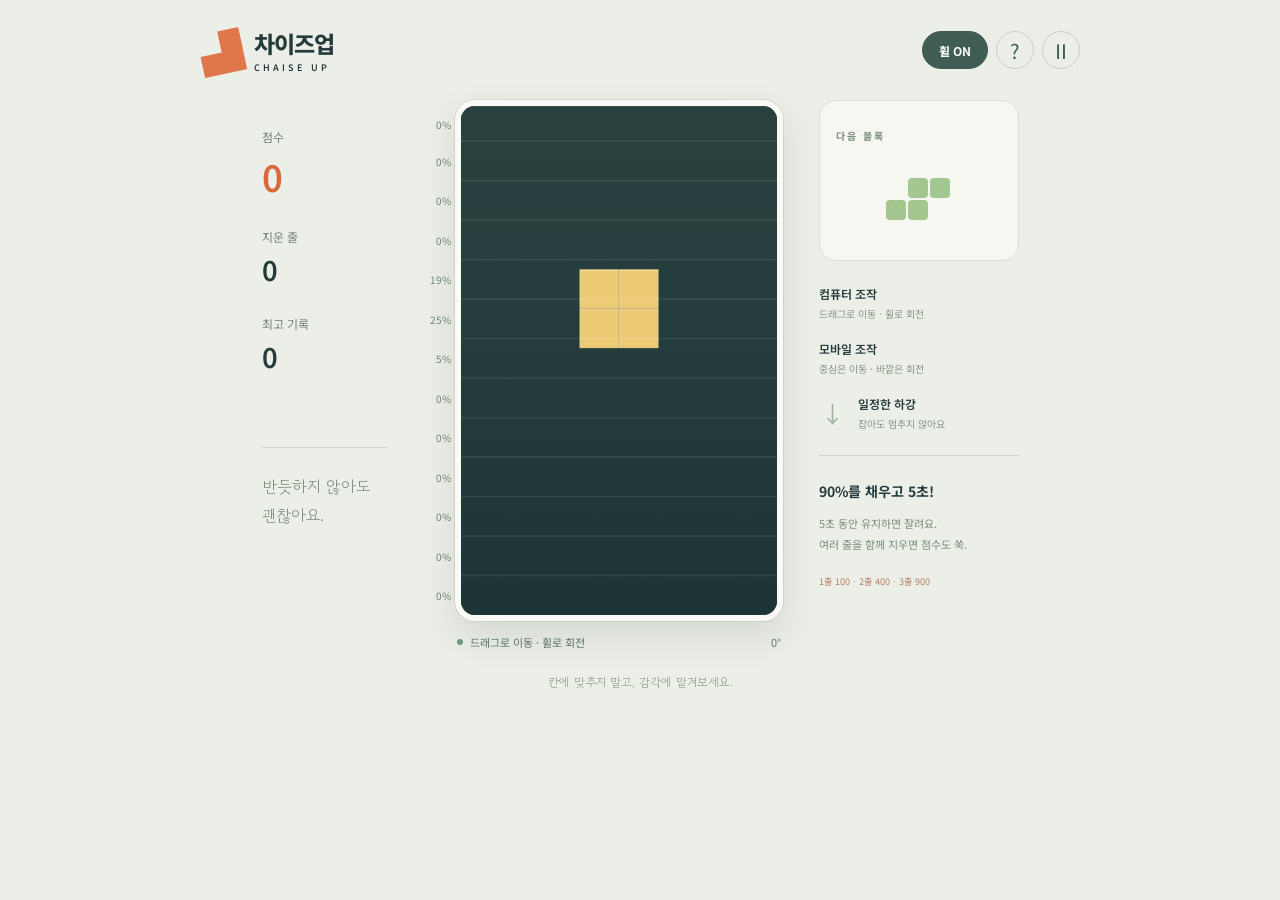
<file: chaise-up/index.html>
<!doctype html>
<html lang="ko"><head><meta charset="utf-8"><meta name="viewport" content="width=device-width,initial-scale=1"><meta name="theme-color" content="#ecefe8"><title>차이즈업 · 자유롭게 쌓고, 한 줄을 지우세요</title><meta name="description" content="자유롭게 끌고 돌리는 블록 퍼즐. 가로 90%를 채우면 기울어진 블록도 그대로 잘립니다."><link rel="stylesheet" href="style.css"></head>
<body><main>
<header><a class="brand" href="./" aria-label="차이즈업 처음으로"><span class="brandmark">▟</span><span>차이즈업<small>CHAISE UP</small></span></a><div class="tools"><button id="wheelToggle" role="switch" aria-label="마우스 휠 회전" aria-checked="true" title="OFF: 중심을 잡아 이동, 바깥을 잡아 회전">휠 ON</button><button id="help" aria-label="플레이 방법">?</button><button id="pause" aria-label="일시정지">Ⅱ</button></div></header>
<section class="play-layout">
<aside class="score-panel"><div class="stat primary"><span>점수</span><strong id="score">0</strong></div><div class="stat"><span>지운 줄</span><strong id="lines">0</strong></div><div class="stat"><span>최고 기록</span><strong id="best">0</strong></div><div class="small-note">반듯하지 않아도<br>괜찮아요.</div></aside>
<div class="board-column"><div id="rowMeter" aria-label="각 줄의 채워진 비율"></div><div class="board-shell"><canvas id="board" width="360" height="580" aria-label="블록 게임판. 컴퓨터는 드래그로 이동하고 휠로 회전합니다. 모바일은 중심 가까이를 잡아 이동하고 바깥쪽을 잡아 회전합니다."></canvas><div id="toast" role="status" aria-live="polite"></div><div id="overlay" hidden><div class="overlay-card"><span class="eyebrow" id="overlayLabel">TAKE A BREATH</span><h1 id="overlayTitle">잠깐 쉬어가기</h1><p id="overlayText">준비되면 이어서 쌓아보세요.</p><button id="resume" class="action">계속하기</button><button id="restart" class="secondary">새로 시작</button></div></div></div><div class="board-footer"><span class="live-dot"></span><span id="hint">드래그로 이동 · 휠로 회전</span><span class="angle" id="angle">0°</span></div></div>
<aside class="guide-panel"><div class="next-box"><span class="eyebrow">다음 블록</span><canvas id="next" width="160" height="110" aria-label="다음에 나올 블록"></canvas></div><div class="how"><div><p><b>컴퓨터 조작</b><small id="desktopHint">드래그로 이동 · 휠로 회전</small></p></div><div><p><b>모바일 조작</b><small>중심은 이동 · 바깥은 회전</small></p></div><div><span class="step-icon">↓</span><p><b>일정한 하강</b><small>잡아도 멈추지 않아요</small></p></div></div><div class="rule-note"><b>90%를 채우고 5초!</b><p>5초 동안 유지하면 잘려요.<br>여러 줄을 함께 지우면 점수도 쑥.</p><span>1줄 100 · 2줄 400 · 3줄 900</span></div></aside>
</section><footer>칸에 맞추지 말고, 감각에 맡겨보세요.</footer>
</main><dialog id="helpDialog"><button class="close" id="closeHelp" aria-label="닫기">×</button><span class="eyebrow">HOW TO PLAY</span><h2>자유롭게 쌓고,<br>한 줄을 지우세요.</h2><p><b>휠 ON</b>이면 블록 어디든 잡아 좌우로 끌고, 게임판 위에서 휠을 굴려 회전해요. <b>휠 OFF</b>이면 왼쪽 버튼으로 잡고 끄는 동작만으로 조작해요. 휠 OFF 또는 모바일에서는 <b>중심에서 작은 원 반경 안</b>을 잡으면 좌우 이동, <b>그 바깥쪽</b>을 잡고 중심 주위로 끌면 회전해요. 처음 잡은 조작은 손을 놓을 때까지 유지돼요. 잡은 채 손을 멈추면 회전도 멈춰요. <b>바닥이나 다른 블록에 닿는 순간 조작이 끝나고, 조작이 끝나고 아래 공간으로 계속 떨어져요. 바닥이나 아래 블록이 받쳐줄 때 멈추며, 받침이 사라지면 다시 떨어져요.</b> 벽에 닿을 때는 계속 조작할 수 있어요. 블록은 잡거나 돌려도 일정한 속도로 내려와요. 위로 끌어도 떠오르거나 낙하 속도가 바뀌지 않아요. 드래그로 좌우 위치와 각도를 조절해요.</p><p>왼쪽 숫자는 각 가로 칸의 채워진 비율이에요. 블록이 멈추고 칸 면적의 <b>90%</b>가 찬 상태를 <b>5초 동안 유지하면</b> 그 위치에서 블록 한 칸 높이만큼 잘려요. 남은 조각도 떨어지고 쌓여요.</p><p>한 번에 지운 줄 수 × 줄 수 × 100점! 연쇄로 지워진 줄은 다음 점수로 계산해요. 블록이 위쪽까지 쌓이면 게임이 끝나요.</p><p class="muted">마우스 또는 손가락 하나면 충분해요. 조작 중에는 일정한 속도로 내려오고, 착지한 블록은 서로 밀리지 않아요. 블록이 1.5초 동안 멈춰 있으면 다음 블록이 나와요.</p><button id="helpDone" class="action">알겠어요</button></dialog>
<script src="matter.min.js"></script><script src="game.js"></script></body></html>
</file>
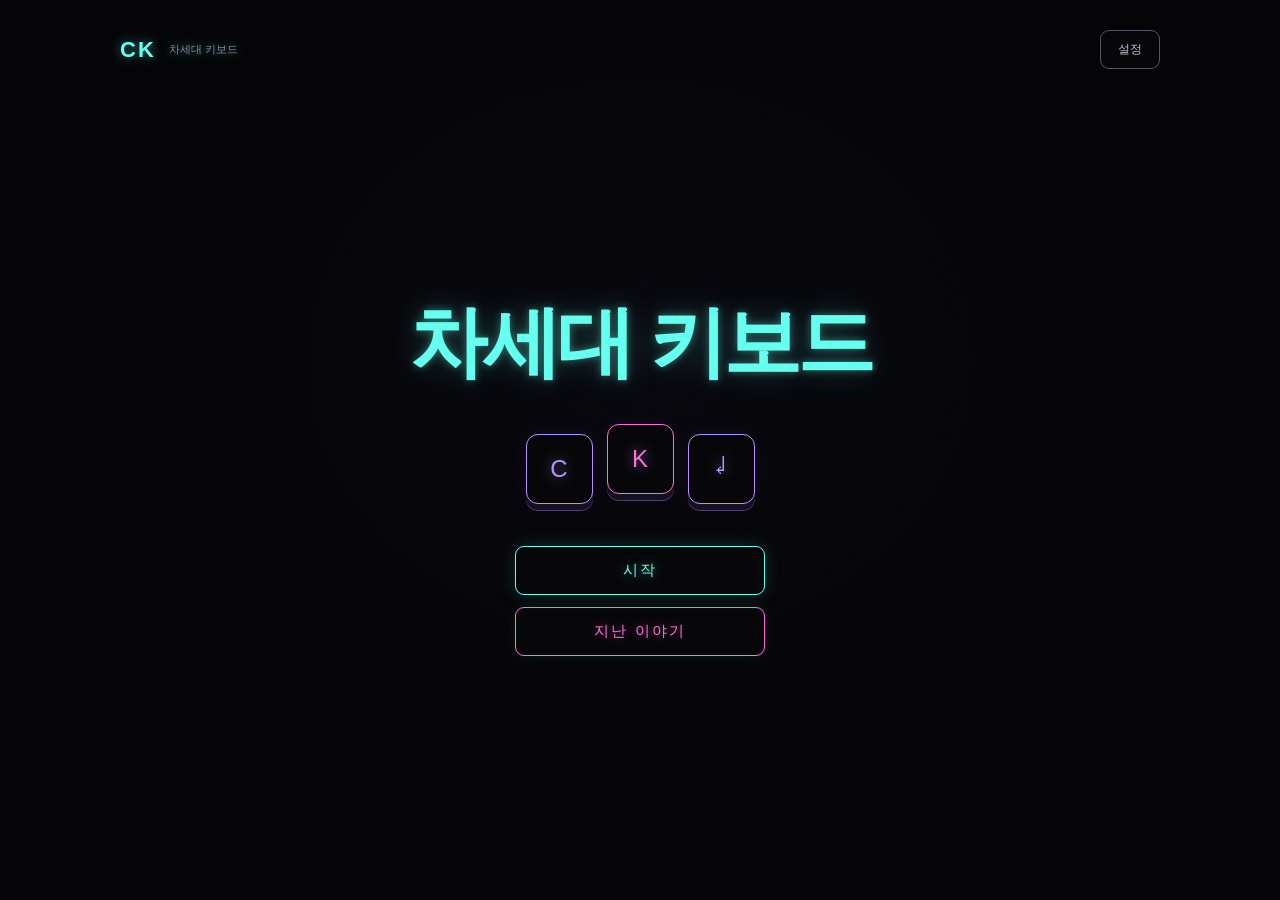
<file: next-keyboard/index.html>
<!doctype html><html lang="ko"><head><meta charset="utf-8"><meta name="viewport" content="width=device-width,initial-scale=1"><meta name="theme-color" content="#050507"><title>차세대 키보드</title><link rel="stylesheet" href="style.css"></head><body><main><header><button class="wordmark" id="home" aria-label="시작 화면">CK<span>차세대 키보드</span></button><button id="settings" class="mini">설정</button></header><section id="screen"></section></main><dialog id="options"><form method="dialog"><div class="dialog-head"><span></span><button aria-label="설정 닫기" class="mini">닫기 ×</button></div><h2>설정</h2><label class="setting">효과음 <input id="sound" type="checkbox" role="switch"></label><label class="setting" for="volume">효과음 크기 <output id="volumeLabel"></output></label><input id="volume" type="range" min="0" max="100"></form></dialog><dialog id="deleteDialog"><h2>저장 파일을 지울까요?</h2><p>이 슬롯의 진행 기록이 삭제됩니다.</p><div class="actions"><button id="cancelDelete">취소</button><button id="confirmDelete" class="pink">삭제</button></div></dialog><div id="notice" role="status"></div><script src="progression.js"></script><script src="app.js"></script><script src="replays.js"></script><script src="specials.js"></script><script src="game.js"></script></body></html>
</file>
<file: chaise-up/style.css>
@import url('https://fonts.googleapis.com/css2?family=Gowun+Dodum&family=Noto+Sans+KR:wght@400;500;600;700;800;900&display=swap');
:root{font-family:'Noto Sans KR',sans-serif;color:#263b3b;background:#ecefe8;font-synthesis:none}*{box-sizing:border-box}body{margin:0}button,a{-webkit-tap-highlight-color:transparent}button{font:inherit;cursor:pointer}button:focus-visible,a:focus-visible{outline:3px solid #ec8554;outline-offset:4px}button:disabled{cursor:default}main{max-width:940px;padding:26px 30px 16px;margin:auto}header{display:flex;justify-content:space-between;align-items:center;margin-bottom:26px}.brand{display:flex;align-items:center;gap:12px;color:inherit;text-decoration:none;font-size:23px;font-weight:800;letter-spacing:-1px}.brandmark{font-size:43px;color:#e0774a;line-height:1;transform:rotate(-12deg)}.brand small{display:block;font-size:9px;letter-spacing:3px;font-weight:600;margin-top:1px}.tools{display:flex;gap:8px}.tools button{width:38px;height:38px;background:transparent;border:1px solid #c7cfc3;border-radius:50%;font-size:20px;color:#405d54}.play-layout{display:grid;grid-template-columns:125px minmax(250px,360px) 200px;gap:36px;justify-content:center;align-items:start}.score-panel{padding-top:28px}.stat{padding:0 0 26px}.stat span{display:block;font-size:12px;color:#738279;margin-bottom:5px}.stat strong{font-size:27px;font-weight:600;font-variant-numeric:tabular-nums;letter-spacing:-1px}.stat.primary strong{font-size:36px;color:#d7693d}.small-note{font-family:'Gowun Dodum',sans-serif;border-top:1px solid #cdd5c8;padding-top:24px;font-size:16px;line-height:1.8;color:#829082;margin-top:45px}.board-shell{position:relative;background:#243b3b;border-radius:20px;overflow:hidden;border:6px solid #f9faf5;box-shadow:0 15px 35px #253b3020,0 0 0 1px #d8dfd1}#board{display:block;width:100%;height:auto;aspect-ratio:360/580;touch-action:none;cursor:grab}#board:active{cursor:grabbing}.board-footer{display:flex;align-items:center;gap:7px;padding:13px 2px;font-size:11px;color:#61786a;min-height:42px}.live-dot{width:6px;height:6px;border-radius:50%;background:#71997b}.angle{margin-left:auto;font-variant-numeric:tabular-nums}.next-box{background:#f6f7f0;border:1px solid #d9dfd3;border-radius:17px;padding:20px 16px 5px}.eyebrow{font-size:10px;letter-spacing:2px;font-weight:700;color:#7d8e7e}#next{display:block;width:100%;height:110px;object-fit:contain}.how{margin:24px 0}.how>div{display:flex;gap:11px;align-items:center;margin:19px 0}.step-icon{font-size:23px;color:#a3b3a2;width:28px;text-align:center}.how p{margin:0}.how b{font-size:12px;font-weight:600;display:block}.how small{display:block;font-size:10px;color:#889486;margin-top:4px}.rule-note{border-top:1px solid #d0d8c9;padding-top:22px}.rule-note b{font-size:14px}.rule-note p{font-size:11px;line-height:1.9;color:#7c8c7a}.rule-note>span{font-size:9px;color:#b17c5e}footer{text-align:center;font-family:'Gowun Dodum',sans-serif;font-size:12px;color:#94a18f;margin:10px 0}#toast{position:absolute;top:46%;left:0;width:100%;text-align:center;pointer-events:none;color:#fff9df;font-weight:800;font-size:28px;text-shadow:0 3px 15px #153a37;opacity:0;transition:opacity .2s}#toast.show{opacity:1}#overlay{position:absolute;inset:0;background:#18312bd9;backdrop-filter:blur(5px);display:flex;align-items:center;justify-content:center;padding:22px}#overlay[hidden]{display:none}.overlay-card{text-align:center;color:#f6f2e5}.overlay-card .eyebrow{color:#a7c3b2}.overlay-card h1{font-size:25px;margin:14px 0}.overlay-card p{font-size:13px;line-height:1.8;color:#c0d0c3}.action,.secondary{display:block;width:100%;border:0;border-radius:12px;padding:13px 20px;margin-top:12px;font-weight:700;font-size:13px}.action{background:#e88b58;color:#253c33}.secondary{background:#ffffff12;color:#dce4d5}dialog{max-width:400px;width:calc(100% - 36px);border:0;border-radius:23px;background:#fafaf2;color:#314a3d;padding:30px;box-shadow:0 20px 80px #0003}dialog::backdrop{background:#152c2ac9;backdrop-filter:blur(3px)}dialog h2{font-size:25px;letter-spacing:-1px;line-height:1.5}dialog p{font-size:13px;line-height:1.9}dialog .muted{font-size:11px;color:#84917c}.close{position:absolute;right:15px;top:12px;background:none;border:none;font-size:25px;color:#83907b}
@media(max-height:800px) and (min-width:701px){main{max-width:870px;padding-top:17px}header{margin-bottom:15px}.play-layout{grid-template-columns:120px minmax(240px,320px) 185px;gap:30px}.score-panel{padding-top:18px}}
@media(max-width:700px){main{max-width:430px;padding:14px 18px 5px}header{margin-bottom:12px}.brand{font-size:20px}.brandmark{font-size:35px}.brand small{font-size:8px}.tools button{width:34px;height:34px}.play-layout{display:grid;grid-template-columns:minmax(0,1fr) 65px;gap:8px}.score-panel{grid-column:1/-1;display:flex;gap:22px;padding:0;align-items:center}.stat{padding:0 0 8px;flex:1}.stat span{font-size:10px;margin-bottom:1px}.stat strong,.stat.primary strong{font-size:23px}.small-note{display:none}.board-column{grid-column:1;grid-row:2}.guide-panel{grid-column:2;grid-row:2}.next-box{border-radius:12px;padding:9px 3px 0;text-align:center}.eyebrow{font-size:8px;letter-spacing:1px}#next{height:55px}.how{margin-top:18px}.how>div{flex-direction:column;gap:4px;margin:15px 0;text-align:center}.how small{display:none}.how b{font-size:9px}.step-icon{font-size:23px}.rule-note{display:none}.board-shell{border-width:4px;border-radius:15px}.board-footer{font-size:9px;gap:4px;padding:9px 0}.angle{font-size:9px}footer{margin:3px 0;font-size:10px}}
[hidden]{display:none!important}

.tools #wheelToggle{width:auto;min-width:66px;padding:0 10px;border-radius:20px;font-size:12px;font-weight:700;white-space:nowrap}.tools #wheelToggle[aria-checked="true"]{background:#405d54;color:#fff;border-color:#405d54}
@media(max-width:360px){.tools{gap:5px}.tools #wheelToggle{min-width:58px;padding:0 7px}.brand{gap:6px;font-size:18px}}

.board-column{position:relative;padding-left:32px}#rowMeter{position:absolute;left:0;width:28px;pointer-events:none}#rowMeter span{position:absolute;right:0;transform:translateY(-50%);font-size:10px;color:#728273;font-variant-numeric:tabular-nums}#rowMeter span.ready{color:#a76a16;font-weight:800}@media(max-width:700px){.board-column{padding-left:27px}#rowMeter{width:24px}#rowMeter span{font-size:9px}}
</file>
<file: next-keyboard/style.css>
:root{color-scheme:dark;--cyan:#65fff0;--pink:#ff70d7;--purple:#b694ff;--muted:#858491;font-family:Arial,'Malgun Gothic',sans-serif;background:#050507;color:#e9e8f0}*{box-sizing:border-box}body{margin:0;background:radial-gradient(ellipse at 50% 40%,#13102244,transparent 60%),#050507;min-height:100svh}button,input{font:inherit}button{background:#070709;color:var(--cyan);border:1px solid var(--cyan);border-radius:9px;padding:16px 24px;cursor:pointer;text-shadow:0 0 12px #65fff088;box-shadow:inset 0 0 9px #65fff00d,0 0 12px #65fff014;transition:transform .15s,box-shadow .15s}button:hover{box-shadow:0 0 19px #65fff045,inset 0 0 16px #65fff014;transform:translateY(-2px)}button:active{transform:translateY(2px)}button:focus-visible,input:focus-visible{outline:2px solid white;outline-offset:5px}button.primary{border-color:var(--cyan);box-shadow:0 0 18px #65fff027}button.pink{color:var(--pink);border-color:var(--pink);text-shadow:0 0 10px #ff70d777}.mini{font-size:12px;padding:10px 17px;border-color:#565261;color:#c6bfd6;box-shadow:none;text-shadow:none}.wordmark{padding:0;border:0;box-shadow:none;background:transparent;font-weight:800;letter-spacing:2px;font-size:22px;display:flex;align-items:center;gap:13px}.wordmark span{font-size:11px;color:#8e879d;font-weight:normal;letter-spacing:0}main{max-width:1120px;padding:30px 40px 22px;margin:auto;min-height:100svh;display:flex;flex-direction:column}header,footer{display:flex;align-items:center;justify-content:space-between}footer{font-size:10px;letter-spacing:1.5px;color:#686375;padding-top:28px}footer i{display:inline-block;width:5px;height:5px;border-radius:50%;background:var(--cyan);box-shadow:0 0 8px var(--cyan);margin-right:9px}#screen{flex:1;display:flex;flex-direction:column;justify-content:center;padding:45px 0}.hero{text-align:center}.eyebrow{color:var(--purple);font-size:11px;letter-spacing:5px;margin-bottom:22px}.hero h1{font-size:clamp(42px,7vw,78px);font-weight:800;margin:0;color:var(--cyan);text-shadow:0 0 8px #65fff066,0 0 32px #65fff044;letter-spacing:-4px}.subtitle{color:#a09aa9;font-size:14px;line-height:1.9;margin:20px 0 0}.hero-keys{display:flex;gap:14px;justify-content:center;margin:38px 0}.key{width:67px;height:70px;padding:0;border-radius:12px;border-color:var(--purple);color:var(--purple);font-size:24px;box-shadow:0 6px 0 #171020,0 7px 0 #b694ff66,0 0 20px #b694ff11;text-shadow:0 0 13px #b694ff99}.key:nth-child(2){transform:translateY(-10px);color:var(--pink);border-color:var(--pink)}.key:active{transform:translateY(4px)}.menu{display:grid;gap:13px;max-width:290px;margin:36px auto 0}.menu button{font-size:15px;letter-spacing:2px}.tiny{color:#716a7f;font-size:11px;margin-top:24px;line-height:1.7}.section-title{display:flex;align-items:center;justify-content:space-between;margin-bottom:28px}.section-title h1{font-size:30px;margin:8px 0;color:var(--cyan);text-shadow:0 0 15px #65fff033}.section-title p{margin:0;color:var(--muted);font-size:13px}.slots{display:grid;grid-template-columns:repeat(3,1fr);gap:22px}.slot{border:1px solid #38303f;border-radius:14px;padding:25px 24px;background:#08080b;position:relative}.slot.filled{border-color:#655085;box-shadow:0 0 25px #b694ff0a}.slot-num{font-size:11px;letter-spacing:3px;color:var(--purple)}.slot-icon{width:58px;height:60px;margin:35px 0 24px;border:1px solid #6a597f;border-radius:9px;display:grid;place-items:center;font-size:22px;color:var(--purple);box-shadow:0 5px 0 #1e1529}.slot h2{font-size:20px;margin:0 0 12px}.slot p{font-size:12px;line-height:1.8;color:var(--muted);min-height:44px}.slot button.wide{margin-top:22px}.slot .delete{position:absolute;right:18px;top:17px;border:none;background:none;color:#8d8198;box-shadow:none;text-shadow:none;padding:7px;font-size:11px}.wide{width:100%}.save-note{color:#82798e;font-size:12px;line-height:1.8;margin:22px 0 0}.desk{max-width:660px;width:100%;margin:auto}.stats{display:grid;grid-template-columns:repeat(3,1fr);gap:14px;margin:25px 0}.stat{border:1px solid #332d3d;border-radius:10px;padding:20px;background:#08080b}.stat span{display:block;color:var(--muted);font-size:11px;margin-bottom:12px}.stat b{font-size:23px;color:var(--cyan)}.workbench{text-align:center;border:1px solid #4f3b62;border-radius:16px;padding:35px 20px;background:#070709}.workbench .key{width:88px;height:90px;margin:22px}.workbench h2{font-size:18px;color:var(--purple)}.workbench p{color:var(--muted);font-size:13px;line-height:1.9}.desk-bottom{display:flex;justify-content:space-between;gap:12px;margin-top:22px}dialog{background:#09080d;color:#e9e8f0;border:1px solid var(--purple);border-radius:15px;padding:30px;max-width:440px;width:calc(100% - 32px);box-shadow:0 0 40px #b694ff22}dialog::backdrop{background:#000c;backdrop-filter:blur(6px)}.dialog-head{display:flex;align-items:center;justify-content:space-between;color:var(--purple);font-size:10px;letter-spacing:3px}h2{font-weight:600}dialog h2{color:var(--cyan);text-shadow:0 0 15px #65fff033}.setting{display:flex;justify-content:space-between;align-items:center;margin:25px 0 14px;font-size:14px}input[type=checkbox]{width:21px;height:21px;accent-color:var(--cyan)}input[type=range]{width:100%;accent-color:var(--cyan);margin:0 0 25px}.muted{font-size:12px;color:var(--muted);margin:23px 0}.actions{display:flex;gap:12px}.actions button{flex:1}#notice{position:fixed;bottom:30px;left:50%;transform:translateX(-50%);padding:12px 20px;border:1px solid var(--purple);background:#09080d;border-radius:8px;font-size:13px;opacity:0;pointer-events:none;transition:opacity .2s}#notice.show{opacity:1}.reduced *{text-shadow:none!important;box-shadow:none!important;transition:none!important}@media(max-width:700px){main{padding:22px 20px 18px}#screen{padding:35px 0}.hero h1{letter-spacing:-2px}.slots{grid-template-columns:1fr;gap:14px}.slot{padding:20px}.slot-icon{float:left;margin:20px 20px 14px 0;width:45px;height:46px}.slot h2{margin-top:22px;font-size:18px}.slot p{min-height:0}.slot button.wide{margin-top:12px}.stats{gap:8px}.stat{padding:15px 12px}.stat b{font-size:20px}footer{letter-spacing:.5px;font-size:9px}.section-title h1{font-size:25px}.wordmark span{font-size:10px}}@media(prefers-reduced-motion:reduce){*{transition:none!important}}

.home-slots{display:grid;grid-template-columns:repeat(3,minmax(0,1fr));gap:16px;max-width:570px;margin:34px auto 0;text-align:center}.home-slot{border:1px solid #40344e;border-radius:12px;background:#070709;padding:19px 15px 10px}.home-slot p{font-size:12px;color:#aaa0b6;margin:16px 0}.home-slot .wide{padding:12px 5px;font-size:13px}.slot-delete{border:0;box-shadow:none;text-shadow:none;color:#9c879c;font-size:11px;padding:8px 12px;margin-top:4px}.slot-space{display:block;height:33px}.hero .hero-keys{margin:30px 0}.hero .tiny{margin-top:18px}@media(max-width:700px){.home-slots{gap:8px;margin-top:26px}.home-slot{padding:15px 7px 6px}.home-slot .slot-num{font-size:9px;letter-spacing:1px}.home-slot p{font-size:10px}.home-slot .wide{font-size:12px;min-height:42px}.hero .hero-keys{margin:28px 0}.hero .key{width:54px;height:58px}}

.home-stage{height:146px;display:flex;align-items:center;justify-content:center}.home-stage .home-slots{width:360px;max-width:100%;gap:10px;margin:0}.home-stage .home-slot{padding:0;border:0;background:transparent}.home-stage .home-slot .wide{height:73px;display:flex;flex-direction:column;justify-content:center;align-items:center;gap:10px;padding:8px 4px}.home-stage .slot-num{font-size:9px;letter-spacing:2px;color:var(--purple)}.home-stage .slot-label{font-size:13px}.home-stage .slot-delete{margin:0;padding:5px 10px;height:26px}.home-stage .slot-space{height:26px}.hero .menu{margin:4px auto 0;max-width:250px;gap:12px}.hero .menu button{padding:14px 20px}.home-stage .hero-keys{margin:0}@media(max-width:700px){.home-stage .home-slots{width:320px;gap:8px}.home-stage .slot-num{letter-spacing:1px}.home-stage .slot-label{font-size:12px}}
.guide-scene{width:100%;max-width:770px;margin:auto}.guide-top{display:flex;align-items:center;justify-content:space-between;gap:15px}.guide-top .eyebrow{margin:0;letter-spacing:2px;font-size:10px}.guide-intro{text-align:center;margin:32px 0 12px}.guide-tag{font-size:9px;letter-spacing:3px;color:var(--purple)}.guide-intro h1{font-size:clamp(23px,4vw,35px);color:var(--cyan);text-shadow:0 0 18px #65fff033;margin:14px 0}.guide-intro p{font-size:12px;color:#92869f}.guide-character{height:180px;width:230px;position:relative;margin:auto;display:flex;justify-content:center;align-items:center}.helper-key{position:relative;width:112px;height:115px;background:#090a10;border:2px solid var(--cyan);border-radius:23px;box-shadow:0 9px 0 #173c3a,0 11px 0 #65fff080,0 0 28px #65fff022;transform:rotate(-7deg)}.helper-symbol{position:absolute;left:13px;top:9px;font-size:13px;color:var(--cyan);text-shadow:0 0 9px var(--cyan)}.helper-eyes{display:flex;justify-content:center;gap:24px;margin-top:45px}.helper-eyes i{width:8px;height:13px;border-radius:8px;background:var(--cyan);box-shadow:0 0 10px #65fff077}.helper-smile{display:block;width:20px;height:11px;border:2px solid var(--cyan);border-top:0;border-radius:0 0 20px 20px;margin:12px auto 0}.helper-shadow{position:absolute;bottom:6px;width:100px;height:9px;border-radius:50%;background:#65fff012;filter:blur(5px)}.guide-spark{position:absolute;color:var(--pink);font-size:22px;text-shadow:0 0 12px #ff70d766}.spark-a{left:18px;top:35px}.spark-b{right:17px;bottom:34px;color:var(--purple)}.guide-dialogue{padding:25px 30px;background:#08090c;border:1px solid #65fff066;border-radius:15px;box-shadow:0 0 26px #65fff00c}.guide-name{display:flex;gap:12px;align-items:center}.guide-name b{color:var(--cyan);font-size:16px;text-shadow:0 0 12px #65fff044}.guide-name span{font-size:10px;color:#9c89ac}.guide-words{min-height:145px}.guide-words h2{font-size:19px;color:#ede7f3;margin:22px 0 10px}.guide-words p{font-size:14px;color:#b5aabd;line-height:1.95;margin:0}.guide-actions{display:flex;align-items:center;justify-content:space-between;gap:10px;margin-top:18px}.guide-actions button{font-size:12px;padding:12px 17px}.guide-actions button:disabled{opacity:.25;transform:none;box-shadow:none}.guide-dots{display:flex;gap:7px}.guide-dots i{width:5px;height:5px;border-radius:50%;background:#393041}.guide-dots i.active{background:var(--cyan);box-shadow:0 0 8px #65fff066}.guide-note{text-align:center;font-size:10px;line-height:1.8;color:#7d7288;margin:18px 0 0}@media(max-width:500px){.guide-top .eyebrow{font-size:8px;letter-spacing:.5px}.guide-top .mini{font-size:10px;padding:10px}.guide-intro{margin-top:25px}.guide-character{height:155px}.helper-key{width:96px;height:100px;border-radius:20px}.helper-eyes{margin-top:38px}.guide-dialogue{padding:20px 18px}.guide-words{min-height:178px}.guide-words h2{font-size:17px}.guide-words p{font-size:13px}.guide-actions button{padding:12px;font-size:11px}.guide-dots{gap:5px}}
footer{display:none}.playing-game main{max-width:1300px;padding-top:18px}.playing-game #screen{padding:18px 0 0}.game{width:100%}.game-hud{display:flex;align-items:center;gap:25px;margin-bottom:15px;font-size:13px;color:#9488a2}.game-hud b{color:var(--cyan);font-size:18px;font-variant-numeric:tabular-nums}.game-hud #gameMoney{margin-left:auto}.game-hud .urgent{color:var(--pink)}.key-field{position:relative;isolation:isolate;height:clamp(400px,72svh,760px);overflow:hidden;border:1px solid #41344e;border-radius:18px;background:radial-gradient(ellipse at center,#11101a,#070709 80%);touch-action:manipulation;user-select:none}.fragment{position:absolute;transform:translate(-50%,-50%) rotate(var(--tilt));width:clamp(28px,5vw,59px);height:clamp(35px,5.5vw,64px);padding:5px;border-color:#b694ff99;color:var(--purple);border-radius:9px;display:flex;flex-direction:column;justify-content:center;align-items:center;gap:8px;background:#0b0910;box-shadow:0 4px 0 #24152f,0 5px 0 #b694ff55;font-size:clamp(13px,2vw,23px);z-index:1}.fragment:hover{transform:translate(-50%,-50%) rotate(var(--tilt));box-shadow:0 0 14px #b694ff33}.fragment i{width:65%;height:3px;background:linear-gradient(to right,var(--cyan) calc(var(--health)*100%),#35243d 0);border-radius:3px}.fragment.removed{opacity:0;pointer-events:none;transform:translate(-50%,-50%) scale(.4);transition:.18s}.fragment.pressed{animation:fragmentPress .13s}.range-ring{position:absolute;width:0;height:0;transform:translate(-50%,-50%);border:1px solid #65fff070;background:#65fff008;border-radius:50%;pointer-events:none;z-index:2}.field-hint{position:absolute;bottom:14px;left:0;right:0;text-align:center;pointer-events:none;color:#9b8fa8;font-size:12px}.round-result{position:absolute;inset:0;background:#050507dc;backdrop-filter:blur(5px);z-index:3;display:grid;place-items:center;text-align:center}.round-result[hidden]{display:none}.round-result h2{font-size:44px;color:var(--cyan);margin:12px 0 30px}.round-result small{color:var(--purple)}.round-result button{display:block;min-width:235px;margin:14px auto;font-size:13px}.round-result button:disabled{opacity:.35;transform:none;box-shadow:none}.coin-pop{position:absolute;pointer-events:none;color:var(--cyan);font-weight:bold;z-index:3;animation:coinUp .7s forwards}.guide-words{min-height:95px}.guide-character{height:165px}.guide-dialogue{max-width:650px;margin:auto}.guide-scene{max-width:700px}.guide-name{margin-bottom:10px}.guide-top{margin-bottom:25px}.guide-words h2{margin-top:15px}.guide-note,.guide-intro{display:none}@keyframes fragmentPress{50%{transform:translate(-50%,-44%) rotate(var(--tilt))}}@keyframes coinUp{to{transform:translateY(-35px);opacity:0}}.reduced .fragment,.reduced .coin-pop{animation:none!important}@media(prefers-reduced-motion:reduce){.fragment,.coin-pop{animation:none!important}}@media(max-width:500px){.playing-game main{padding:14px 10px}.game-hud{gap:12px;font-size:11px}.game-hud b{font-size:15px}.game-hud .mini{padding:9px 12px}.key-field{height:70svh;min-height:400px}.guide-words{min-height:115px}.guide-character{height:150px}}
.fragment{width:clamp(25px,3.2vw,39px);height:clamp(29px,3.5vw,43px);font-size:clamp(12px,1.5vw,17px);gap:5px;border-radius:7px;background:linear-gradient(140deg,#21182d,#0b0911 65%);border-color:#b694ffb3;border-bottom-color:#796096;transform:translate(-50%,-50%) perspective(260px) rotateX(30deg) rotateY(-12deg) rotateZ(var(--tilt));box-shadow:1px 1px 0 #725a8d,2px 3px 0 #423052,3px 5px 0 #34233f,4px 7px 0 #24182e,4px 8px 0 #a286b866,7px 12px 10px #0009;transition:filter .12s}.fragment:hover{transform:translate(-50%,-50%) perspective(260px) rotateX(30deg) rotateY(-12deg) rotateZ(var(--tilt));box-shadow:1px 1px 0 #725a8d,2px 3px 0 #423052,3px 5px 0 #34233f,4px 7px 0 #24182e,4px 8px 0 #a286b866,7px 12px 10px #0009;filter:brightness(1.2)}.fragment i{height:2px;width:60%}.fragment.pressed{animation:keycapDown .19s}.fragment.removed{animation:keycapGone .24s forwards;transition:none;opacity:0}@keyframes keycapDown{45%{transform:translate(calc(-50% + 3px),calc(-50% + 6px)) perspective(260px) rotateX(30deg) rotateY(-12deg) rotateZ(var(--tilt));box-shadow:1px 2px 0 #35233f,2px 3px 0 #a286b866,3px 4px 5px #0008;filter:brightness(1.5)}}@keyframes keycapGone{0%{opacity:1;transform:translate(calc(-50% + 3px),calc(-50% + 6px)) perspective(260px) rotateX(30deg) rotateY(-12deg) rotateZ(var(--tilt))}100%{opacity:0;transform:translate(-50%,-30%) scale(.65)}}
.key-field{background:radial-gradient(ellipse at 50% 88%,#22192d66,transparent 65%),linear-gradient(180deg,#060609 0%,#0b0a10 50%,#14101c 100%);box-shadow:inset 0 1px 1px #ffffff08,inset 0 -16px 30px #0007,0 12px 0 -5px #100c17,0 14px 0 -5px #4d385544,0 26px 35px #0009}.key-field:before{content:'';position:absolute;left:13%;right:13%;top:49%;bottom:6%;clip-path:polygon(13% 0,87% 0,100% 100%,0 100%);background:linear-gradient(180deg,#b694ff12,#30243930 50%,#b694ff16);pointer-events:none;border-bottom:2px solid #b694ff22}.key-field:after{content:'';position:absolute;left:14%;right:14%;bottom:3.4%;height:2.3%;border-radius:50%;background:#0008;filter:blur(7px);pointer-events:none}.fragment,.fragment:hover{transform:translate(-50%,-50%) perspective(280px) rotateX(38deg);background:linear-gradient(155deg,#292034,#100c17 75%);box-shadow:0 1px 0 #84659f,0 3px 0 #493357,0 5px 0 #35243f,0 7px 0 #261a30,0 8px 0 #a286b86b,0 13px 10px #000a}.fragment.pressed{animation:alignedPress .19s}.fragment.removed{animation:alignedGone .24s forwards}@keyframes alignedPress{45%{transform:translate(-50%,calc(-50% + 6px)) perspective(280px) rotateX(38deg);box-shadow:0 1px 0 #493357,0 2px 0 #a286b866,0 4px 6px #0009;filter:brightness(1.5)}}@keyframes alignedGone{from{opacity:1;transform:translate(-50%,calc(-50% + 6px)) perspective(280px) rotateX(38deg)}to{opacity:0;transform:translate(-50%,-20%) perspective(280px) rotateX(38deg) scale(.6)}}
.key-seat{position:absolute;transform:translate(-50%,-50%) perspective(280px) rotateX(38deg);width:clamp(22px,3.2vw,39px);height:clamp(27px,3.5vw,43px);border:1px solid #b694ff18;border-radius:7px;background:#05050722;pointer-events:none}.fragment{width:clamp(22px,3.2vw,39px);height:clamp(27px,3.5vw,43px)}.key-field:before{left:6%;right:6%;top:54%;bottom:7%;clip-path:polygon(9% 0,91% 0,100% 100%,0 100%)}.key-field:after{left:7%;right:7%;bottom:4%}
/* Stable key base, visible side wall and independently moving cap. */
.fragment,.fragment:hover,.fragment:active{transform:translate(-50%,-50%);background:transparent;border:0;box-shadow:none;filter:none;padding:0;display:block;overflow:visible;transition:none}.fragment.pressed{animation:none}.keycap-side{position:absolute;inset:11px 0 -3px;border:1px solid #8e69ac;border-radius:5px;background:linear-gradient(90deg,#35233f,#624573 35%,#3a2847 85%,#241a30);box-shadow:0 3px 0 #17111f,0 9px 9px #000b;pointer-events:none}.keycap-top{position:absolute;inset:0 0 3px;display:flex;flex-direction:column;align-items:center;justify-content:center;gap:5px;background:linear-gradient(145deg,#392a47,#17101f 70%);border:1px solid #c29ce6;border-radius:6px;transform:translateY(-7px) perspective(280px) rotateX(32deg);box-shadow:inset 0 1px 0 #e7c7ff44,inset 0 -2px 3px #0006;pointer-events:none}.fragment:hover .keycap-top{border-color:#e0bcff}.fragment.pressed .keycap-top{animation:capTravel .28s ease-out}.fragment.removed.pressed{opacity:1;transform:translate(-50%,-50%);animation:capDisappear .12s .24s forwards;pointer-events:none}.fragment.removed:not(.pressed){opacity:0;animation:none}.fragment.pressed .keycap-side{animation:sideCompress .28s ease-out}.fragment .keycap-top i{flex:none;height:2px}@keyframes capTravel{0%{transform:translateY(-7px) perspective(280px) rotateX(32deg)}30%,48%{transform:translateY(1px) perspective(280px) rotateX(32deg);background:#453052}78%{transform:translateY(-9px) perspective(280px) rotateX(32deg)}100%{transform:translateY(-7px) perspective(280px) rotateX(32deg)}}@keyframes sideCompress{30%,48%{filter:brightness(.75)}}@keyframes capDisappear{to{opacity:0}}@media(prefers-reduced-motion:reduce){.fragment.pressed .keycap-top{animation:capFlash .18s}.fragment.pressed .keycap-side{animation:none}.fragment.removed.pressed{animation:capDisappear .01s .18s forwards!important}}@keyframes capFlash{50%{background:#654471}}
.reduced .fragment.removed.pressed{animation:capDisappear .12s .24s forwards!important}

/* Each key recovers independently after a press. */
.fragment.recovering .keycap-top::after{content:'';position:absolute;inset:0;border-radius:inherit;background:rgba(155,117,255,.24);pointer-events:none;transform-origin:left;animation:keyRecovery var(--press-delay) linear forwards}
@keyframes keyRecovery{from{transform:scaleX(1)}to{transform:scaleX(0)}}
.tree-result{padding:10px!important}.tree-result>.shop-shell{width:100%;max-width:900px;position:relative;padding:12px;background:#09080e;border:1px solid #49405d;border-radius:14px}.shop-heading,.shop-bottom{display:flex;align-items:center;justify-content:space-between;gap:12px}.shop-heading{padding:4px 6px 12px}.tree-viewport{height:clamp(200px,42vh,410px);width:100%;overflow:hidden;position:relative;touch-action:none;cursor:grab;background:radial-gradient(circle,#393044 1px,transparent 1px) 0 0/20px 20px;border-radius:10px}.tree-viewport:active{cursor:grabbing}.tree-world{position:absolute;transform-origin:0 0;width:800px;height:1200px}.tree-lines{position:absolute;inset:0;pointer-events:none}.tree-lines path{fill:none;stroke:#534065;stroke-width:2}.tree-root,.tree-result .tree-node{position:absolute;transform:translate(-50%,-50%);display:grid;place-items:center;width:54px;height:54px;padding:0;margin:0;border-radius:50%;font-size:26px;background:#0b0910;color:#b694ff;border:1px solid #79569e}.tree-root{color:#65fff0;font-size:28px}.tree-result .tree-node.available{border-color:#65fff0;color:#65fff0;box-shadow:0 0 18px #65fff022}.tree-result .tree-node.locked{color:#61586b;border-color:#39323f}.tree-result .tree-node.owned{color:#65fff0;background:#132720}.node-tip{position:absolute;transform:translateX(-50%);width:210px;z-index:10;pointer-events:none;padding:12px;border:1px solid #9d78c5;border-radius:9px;background:#100c18;box-shadow:0 8px 24px #000b;text-align:center}.node-tip span,.node-tip strong,.key-tip span,.key-tip strong{display:block;margin-top:7px;font-size:12px}.node-tip strong,.key-tip strong{color:#65fff0}.shop-bottom{padding-top:12px}.tree-result .key-evolution{position:relative;left:auto;top:auto;transform:none;flex:none;color:#ffcf70;border-color:#ffcf70}.tree-result #nextRound{margin:0;width:auto;padding:12px;font-size:13px}.map-hint{font-size:11px;color:#8b8198}.key-tip{position:absolute;bottom:77px;left:10px;max-width:260px;background:#15101c;padding:12px;border:1px solid #ffcf70;border-radius:9px;pointer-events:none;font-size:13px}.tree-result [hidden]{display:none!important}
/* The key returns exactly when its next press becomes available. */
.fragment.pressed:not(.removed) .keycap-top{animation:capRecover var(--press-delay,.8s) linear forwards}
.fragment.pressed:not(.removed) .keycap-side{animation:sideRecover var(--press-delay,.8s) linear forwards}
@keyframes capRecover{0%{transform:translateY(-7px) perspective(280px) rotateX(32deg)}8%,16%{transform:translateY(1px) perspective(280px) rotateX(32deg)}100%{transform:translateY(-7px) perspective(280px) rotateX(32deg)}}
@keyframes sideRecover{8%,16%{filter:brightness(.7)}100%{filter:brightness(1)}}
@media(prefers-reduced-motion:reduce){.fragment.pressed:not(.removed) .keycap-top{animation:capRecoveryFlash var(--press-delay,.8s) linear forwards}.fragment.pressed:not(.removed) .keycap-side{animation:none}}
@keyframes capRecoveryFlash{0%,95%{background:#453052}100%{background:#17101f}}
.tree-result{min-width:0;grid-template-columns:minmax(0,1fr)}.tree-result>.shop-shell{min-width:0;box-sizing:border-box}.tree-result .tree-node{min-width:0}.tree-result #nextRound{min-width:0;white-space:nowrap}.tree-result .map-hint{min-width:0}.tree-result .shop-bottom{gap:8px}

.tree-world{width:1400px;height:760px}

.tree-world{width:2400px;height:1100px}.fragment.reborn{animation:keyReborn .22s ease-out}@keyframes keyReborn{from{opacity:0}to{opacity:1}}

.key-field:before{top:var(--deck-top,54%)}
.key-field{overflow:hidden}.tree-world{width:3000px;height:1800px}.special-enter .keycap-top,.special-enter .keycap-side{clip-path:polygon(0 0,100% 0,100% 100%,50% 100%,50% 50%,0 50%)}.special-enter .keycap-top{border-color:#ffbd70;background:linear-gradient(135deg,#704324,#21100a)}.special-caps .keycap-top{border-color:#ff79ad;background:linear-gradient(135deg,#54304b,#201021)}.special-back .keycap-top{border-color:#7dc7ff;background:linear-gradient(135deg,#2b4763,#101c2b)}.special-space .keycap-top{border-color:#ffe27e;background:linear-gradient(135deg,#59502b,#211d10)}.fragment .key-label{font-size:clamp(9px,1.2vw,14px)}.caps-lamp{position:absolute;right:5px;top:5px;width:5px;height:5px;border-radius:50%;background:#542333}.caps-on .caps-lamp{background:#ff334c;box-shadow:0 0 9px #ff334c}.split-key .keycap-top{border-color:#78ffc4}.special-fx{position:absolute;pointer-events:none;z-index:8;transform:translate(-50%,-50%);animation:specialFade .65s ease-out forwards;font-weight:bold;color:#ffd18c;font-size:28px}.fx-burst{border:3px solid #ffad5c;border-radius:50%;width:110px;height:110px;display:grid;place-items:center}.fx-stomp{font-size:70px;color:#ffe27e;text-shadow:0 0 15px #ffcc60}.fx-hit{color:#7dc7ff}.fx-coin{color:#65fff0;font-size:17px}#capsBadge{position:absolute;right:12px;top:12px;border:1px solid #ff4f75;border-radius:20px;color:#ffadc3;background:#250c1c;padding:7px 12px;font-size:12px;pointer-events:none;z-index:9}#capsBadge[hidden]{display:none}@keyframes specialFade{from{opacity:1;transform:translate(-50%,-50%) scale(.65)}to{opacity:0;transform:translate(-50%,-70%) scale(1.25)}}
#capsBadge:before{content:'';display:inline-block;width:6px;height:6px;border-radius:50%;background:#ff334c;box-shadow:0 0 8px #ff334c;margin-right:7px}.special-enter .key-label{align-self:flex-end;padding-right:15%}.special-enter .keycap-top i{align-self:flex-end;width:35%;margin-right:6%}
.key-seat{width:var(--key-w,20px);height:var(--key-h,22px);border-radius:3px}.fragment .keycap-top{gap:1px;border-radius:3px;transform:translateY(-3px) perspective(280px) rotateX(18deg)}.fragment .keycap-side{inset:4px 0 -1px;border-radius:3px;box-shadow:0 2px 0 #17111f,0 3px 4px #0008}.fragment .key-label{font-size:clamp(5px,.65vw,10px);line-height:1}.fragment .keycap-top i{height:1px}.caps-lamp{width:3px;height:3px;top:2px;right:2px}.special-enter .keycap-top,.special-enter .keycap-side{clip-path:polygon(50% 0,100% 0,100% 100%,0 100%,0 50%,50% 50%)}.special-enter .key-label{align-self:center;padding:0}.special-enter .keycap-top i{align-self:center;width:70%;margin:0}@keyframes capRecover{0%{transform:translateY(-3px) perspective(280px) rotateX(18deg)}8%,16%{transform:translateY(1px) perspective(280px) rotateX(18deg)}100%{transform:translateY(-3px) perspective(280px) rotateX(18deg)}}@keyframes capTravel{0%{transform:translateY(-3px) perspective(280px) rotateX(18deg)}30%,48%{transform:translateY(1px) perspective(280px) rotateX(18deg)}100%{transform:translateY(-3px) perspective(280px) rotateX(18deg)}}

/* Floating keys: no platform, floor shadow, or empty socket outlines. */
.key-field:before,.key-field:after,.key-seat{display:none!important}.key-field{background:#08080d;box-shadow:none}

/* Shallow, bright caps remain legible on the dense board. */
.fragment .keycap-side{inset:calc(100% - 2px) 0 -1px;border-radius:2px;background:#70588c;border-color:#aa89c9;box-shadow:0 1px 2px #0007}
.fragment .keycap-top{inset:0 0 1px;transform:translateY(-1px);background:linear-gradient(145deg,#68517e,#3c2b50);border-color:#cfaaff;box-shadow:inset 0 1px 0 #ffffff44;gap:1px}
.fragment .key-label{font-weight:900;color:#fff;font-size:clamp(5px,calc(var(--key-w,20px)*.62),13px);text-shadow:0 1px 1px #000;line-height:1}
.fragment.special-caps .key-label,.fragment.special-space .key-label{font-size:clamp(5px,calc(var(--key-w,20px)*.5),11px)}
.special-enter .keycap-top{background:linear-gradient(145deg,#b47832,#71431e)}.special-caps .keycap-top{background:linear-gradient(145deg,#9c507a,#612740)}.special-back .keycap-top{background:linear-gradient(145deg,#40789f,#25495f)}.special-space .keycap-top{background:linear-gradient(145deg,#968042,#5b4c23)}
@keyframes capRecover{0%{transform:translateY(-1px)}8%,16%{transform:translateY(1px)}100%{transform:translateY(-1px)}}@keyframes capTravel{0%{transform:translateY(-1px)}30%,48%{transform:translateY(1px)}100%{transform:translateY(-1px)}}
.telling-story #screen{padding:18px 0 0;justify-content:flex-start}.story-scene{position:relative;isolation:isolate;min-height:560px;height:min(76svh,740px);width:100%;overflow:hidden;outline:none;cursor:pointer;background:radial-gradient(ellipse at 77% 79%,#35404f28,transparent 36%);border-bottom:1px solid #252832}.story-controls{position:absolute;inset:0 0 auto;display:flex;align-items:center;justify-content:space-between;z-index:4}.story-counter{font:11px monospace;letter-spacing:3px;color:#737b89}.story-controls button{cursor:pointer}.story-figure{position:absolute;right:4%;bottom:0;width:clamp(180px,29%,310px);height:auto;pointer-events:none}.researcher-silhouette{display:block;width:100%;height:auto;filter:drop-shadow(-2px 0 6px #879dca16)}.silhouette-outline{stroke:#566379;stroke-width:1;stroke-opacity:.45}.researcher-bubble{position:absolute;right:8%;top:12%;width:min(580px,77%);min-height:180px;padding:26px 30px 31px;background:#11151cf5;border:1px solid #526078;border-radius:18px;color:#e8edf4;pointer-events:none;box-shadow:0 15px 55px #0005}.researcher-bubble:before,.researcher-bubble:after{content:'';position:absolute;width:0;height:0;right:14%;top:100%;border-style:solid}.researcher-bubble:before{border-width:36px 4px 0 31px;border-color:#526078 transparent transparent transparent}.researcher-bubble:after{margin-top:-1px;right:calc(14% + 1px);border-width:33px 3px 0 28px;border-color:#11151c transparent transparent transparent}.story-speaker{font:11px monospace;color:#8ea2bd;letter-spacing:3px}.researcher-bubble p{font-size:clamp(17px,1.8vw,22px);line-height:1.9;word-break:keep-all;overflow-wrap:anywhere;margin:15px 0 0;min-height:84px}.story-cursor{position:absolute;right:20px;bottom:14px;color:#a7bad3;font-size:12px}.is-speaking .story-cursor{visibility:hidden}.is-speaking .silhouette-outline{stroke-opacity:.7}.story-hint{position:absolute;bottom:19px;left:0;font-size:11px;letter-spacing:.5px;color:#77808e;pointer-events:none}.story-announcement{position:absolute;width:1px;height:1px;overflow:hidden;clip-path:inset(50%)}@media(max-width:600px){.telling-story main{padding:18px 18px 0}.story-scene{min-height:570px;height:calc(100svh - 120px)}.researcher-bubble{right:3%;top:12%;width:94%;min-height:184px;padding:21px 22px 28px}.researcher-bubble p{font-size:17px;line-height:1.8;min-height:92px}.story-figure{right:0;width:200px}.story-hint{bottom:16px;left:0;font-size:10px;max-width:130px;line-height:1.8}}@media(max-height:620px) and (min-width:601px){.story-scene{min-height:420px}.story-figure{width:200px}.researcher-bubble{top:12%;width:70%;min-height:145px;padding:17px 22px}.researcher-bubble p{font-size:17px;min-height:60px}}
.story-scene{--person-width:clamp(180px,24vw,260px)}.story-figure{width:var(--person-width)}.researcher-bubble{top:auto;bottom:calc(var(--person-width)*1.433 - 20px)}@media(max-width:600px){.story-scene{--person-width:200px}.researcher-bubble{top:auto}.researcher-bubble:before{right:25%}.researcher-bubble:after{right:calc(25% + 1px)}}@media(max-height:620px) and (min-width:601px){.story-scene{--person-width:180px}.researcher-bubble{top:auto}}

/* Close-up upgrade map without decorative dots or overflow scrollbars. */
.tree-viewport{background:#09080e;height:clamp(260px,49vh,490px)}.tree-root,.tree-result .tree-node{width:72px;height:72px;font-size:34px}.node-tip{width:240px;font-size:16px}.node-tip span,.node-tip strong,.key-tip span,.key-tip strong{font-size:14px}.shop-heading{font-size:19px}.fragment .key-label{font-size:clamp(7px,calc(var(--key-w)*.62),21px)}.key-field:has(.tree-result:not([hidden])){overflow:hidden}.tree-result,.shop-shell{overflow:hidden}

.tree-world{width:3000px;height:3000px}

.tree-result .tree-node[data-node^="s-"]{font-size:19px}

/* Gameplay-only progression and permanent growth. */
#openPrestige{margin:0;min-width:0;width:auto;padding:9px 13px;font-size:16px;color:#b694ff;border-color:#b694ff}#openPrestige small{display:block;font-size:10px;margin-top:4px}.shop-heading{font-size:17px}.tree-node.locked{opacity:.45}
#prestigeDialog{max-width:1000px;width:calc(100% - 24px);max-height:90svh;overflow:auto;padding:22px}.prestige-head{display:flex;align-items:center;justify-content:space-between;gap:14px}.prestige-head h2{font-size:21px}.prestige-head h2 b{color:#fff;margin-left:10px}.reset-panel{display:flex;justify-content:space-between;align-items:center;gap:18px;border:1px solid #56416f;border-radius:12px;padding:18px;margin:10px 0 18px}.reset-panel p{margin:9px 0;color:#c4abd9}.reset-panel small{color:#a69aaf;line-height:1.8}.reset-panel button{white-space:nowrap}.permanent-grid{display:grid;grid-template-columns:repeat(3,minmax(0,1fr));gap:12px}.permanent-card{display:flex;flex-direction:column;align-items:flex-start;text-align:left;padding:16px;min-height:175px;border-color:#5b4976;color:#e2d6ef;text-shadow:none}.permanent-card .perm-icon{font-size:27px;color:#9cf8ed;margin-bottom:10px}.permanent-card b{font-size:15px}.permanent-card b small{color:#b3a5c1}.permanent-card>span:not(.perm-icon){font-size:12px;line-height:1.6;color:#a99bb7;margin:8px 0 12px}.permanent-card strong{margin-top:auto;font-size:13px;color:#bca2ff}.permanent-card:disabled{opacity:.6;cursor:default;transform:none}.permanent-card.owned{border-color:#416f61;background:#0c1b18}.reset-panel button:disabled{opacity:.4;cursor:default}#resetConfirm{padding:15px;margin:10px 0;border:1px solid #ff70d7;border-radius:10px}#resetConfirm button{margin-right:10px}
.trash-tools{position:absolute;top:16px;left:50%;transform:translateX(-50%);display:flex;align-items:center;gap:8px;z-index:2}.trash-tools button{font-size:12px;padding:9px 12px;border-color:#5f4d71;color:#b9a6c9;box-shadow:none}.trash-tools #trashBin{font-size:28px;padding:6px 14px}.trash-tools [aria-pressed=true]{border-color:#ff70d7;color:#ff70d7}.trash-tools #discardLetters{position:absolute;top:100%;left:50%;transform:translateX(-50%);font:12px monospace;letter-spacing:5px;color:#a193b2;white-space:nowrap;margin-top:8px}.discarding .range-ring{border-color:#ff70d7;background:#ff70d70b}.discard-flight{position:absolute;z-index:10;pointer-events:none;font-size:22px;font-weight:900;color:#bda6e4}.key-field:has(.round-result:not([hidden])) .trash-tools{visibility:hidden}#collectionDialog b{color:#b694ff;font-weight:900}
@media(max-width:650px){.permanent-grid{grid-template-columns:repeat(2,minmax(0,1fr))}#prestigeDialog{padding:14px}.permanent-card{padding:12px}.reset-panel{padding:12px;gap:10px}.reset-panel button{padding:12px}.prestige-head h2{font-size:17px}.game-hud{gap:10px}.game-hud>span{font-size:10px}.trash-tools{top:10px}}

/* One settings entry per screen, one close action per dialog. */
#options input[type=range]{margin-bottom:0}

.replay-panel{width:100%;max-width:760px;margin:auto}.replay-head{display:flex;align-items:center;justify-content:space-between;margin-bottom:18px}.replay-head h1{font-size:25px;color:var(--cyan)}.replay-slots{display:flex;gap:10px;margin-bottom:20px}.replay-slots button{flex:1;padding:12px;font-size:13px}.replay-slots .selected{border-color:var(--pink);color:var(--pink)}.replay-list{display:grid;gap:12px}.replay-card{display:flex;align-items:center;gap:16px;text-align:left;padding:18px;border:1px solid #463951;border-radius:10px;background:#09080d}.replay-card>span{font:16px monospace;color:#9e88b4}.replay-card div{flex:1}.replay-card b{font-size:15px}.replay-card p{font-size:12px;color:#a69ab2;line-height:1.6;margin:7px 0 0}.replay-card button{padding:10px 15px;font-size:12px}.replay-card.locked{color:#81788d}.replay-total{font-size:13px;color:#a69ab2}#specialMapDialog{max-width:1000px;width:calc(100% - 24px);padding:20px}.special-map-tabs{display:flex;align-items:center;gap:8px;flex-wrap:wrap;margin-bottom:12px}.special-map-tabs button{font-size:12px;padding:9px 12px}.special-map-tabs .selected{border-color:#ff70d7;color:#ff70d7}.special-map-tabs span{margin-left:auto;font-size:13px;color:#c6abe9}#specialViewport{height:min(58svh,530px);position:relative;overflow:hidden;touch-action:none;background:#08070d;border-radius:12px;cursor:grab}#specialWorld{position:absolute;width:1000px;height:1000px;transform-origin:0 0}#specialWorld svg{position:absolute;pointer-events:none}#specialWorld path{fill:none;stroke:#6a4c88;stroke-width:2}.special-map-root,.special-map-node{position:absolute;transform:translate(-50%,-50%);display:grid;place-items:center;width:72px;height:72px;border:1px solid #8864ac;border-radius:50%;background:#0d0a14;color:#b694ff;font-size:27px;padding:0}.special-map-root{left:500px;top:500px;font-size:19px;color:#65fff0}.special-map-node:hover,.special-map-node:active{transform:translate(-50%,-50%)}.special-map-node.owned{background:#132720;color:#65fff0}#specialTip[hidden]{display:none}#openSpecialMap{margin-bottom:15px}#openSpecialShop{font-size:11px;padding:8px 12px}
</file>
